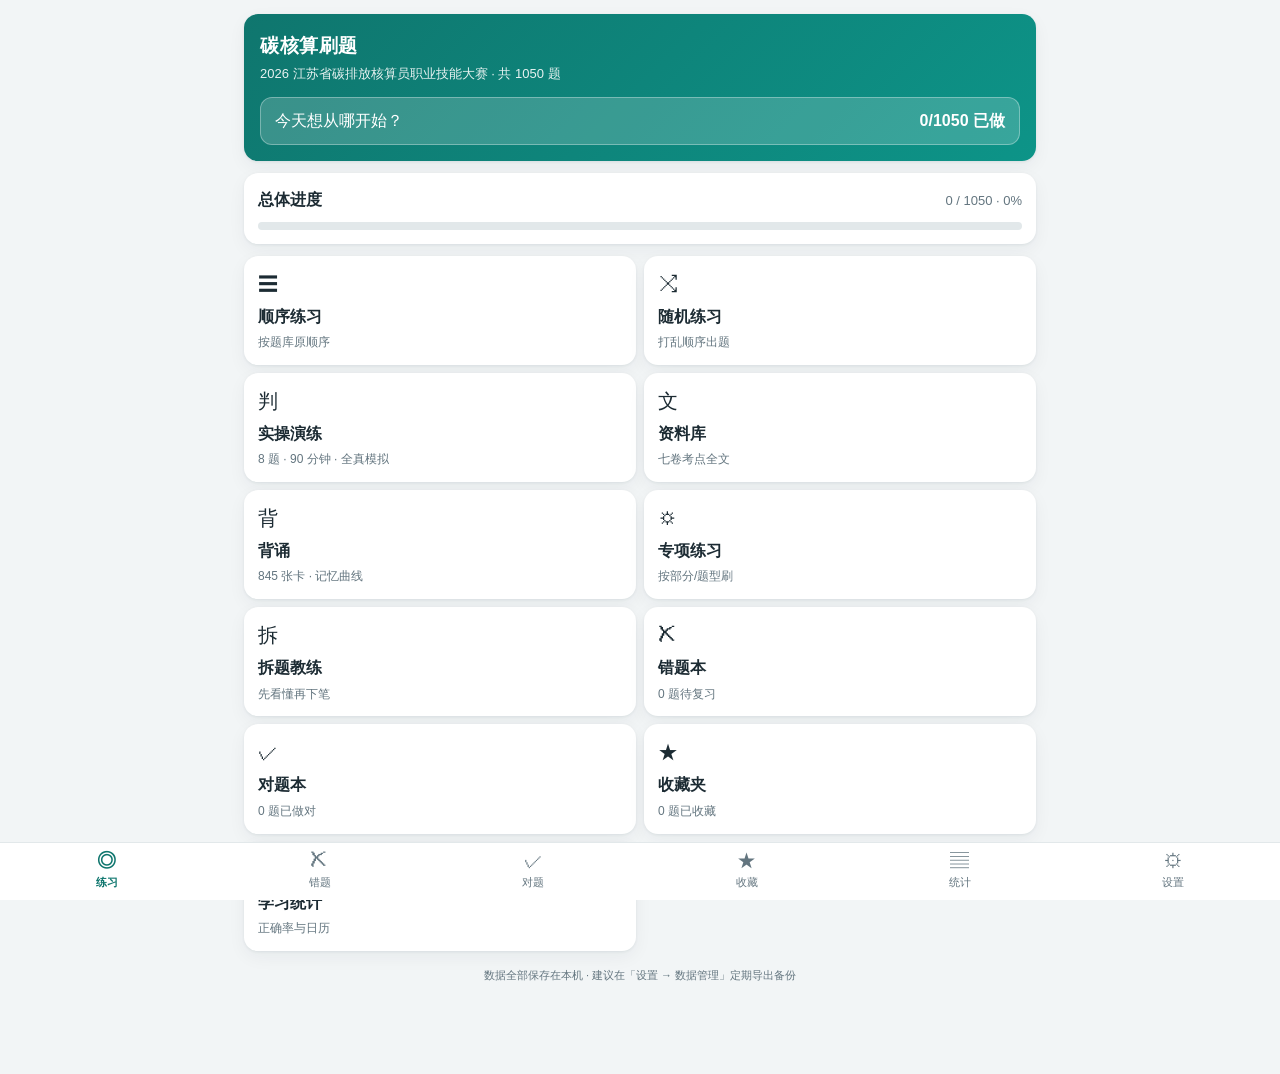
<file: index.html>
<!DOCTYPE html>
<html lang="zh-CN" data-theme="light" data-font="md">
<head>
<meta charset="utf-8">
<meta name="viewport" content="width=device-width, initial-scale=1, viewport-fit=cover, maximum-scale=1">
<title>碳核算刷题</title>
<meta name="theme-color" content="#0f766e">
<meta name="apple-mobile-web-app-capable" content="yes">
<meta name="apple-mobile-web-app-status-bar-style" content="black-translucent">
<meta name="apple-mobile-web-app-title" content="碳核算刷题">
<link rel="manifest" href="manifest.webmanifest">
<link rel="icon" href="icons/icon-192.png">
<link rel="apple-touch-icon" href="icons/icon-180.png">
<link rel="stylesheet" href="styles.css">
<meta name="app-version" content="ths-599c01be">
</head>
<body>
<div id="app">
  <main id="view"><div class="loading">正在加载题库…</div></main>
  <nav id="tabbar">
    <button data-tab="home"><span class="ic">◎</span><span>练习</span></button>
    <button data-tab="wrong"><span class="ic">✗</span><span>错题</span></button>
    <button data-tab="right"><span class="ic">✓</span><span>对题</span></button>
    <button data-tab="fav"><span class="ic">★</span><span>收藏</span></button>
    <button data-tab="stats"><span class="ic">▤</span><span>统计</span></button>
    <button data-tab="settings"><span class="ic">⚙</span><span>设置</span></button>
  </nav>
</div>
<div id="session" class="hidden"></div>
<div id="sheet" class="hidden"><div class="sheet-mask"></div><div class="sheet-body"></div></div>
<div id="toast" class="hidden"></div>
<script src="app.js"></script>
</body>
</html>
</file>
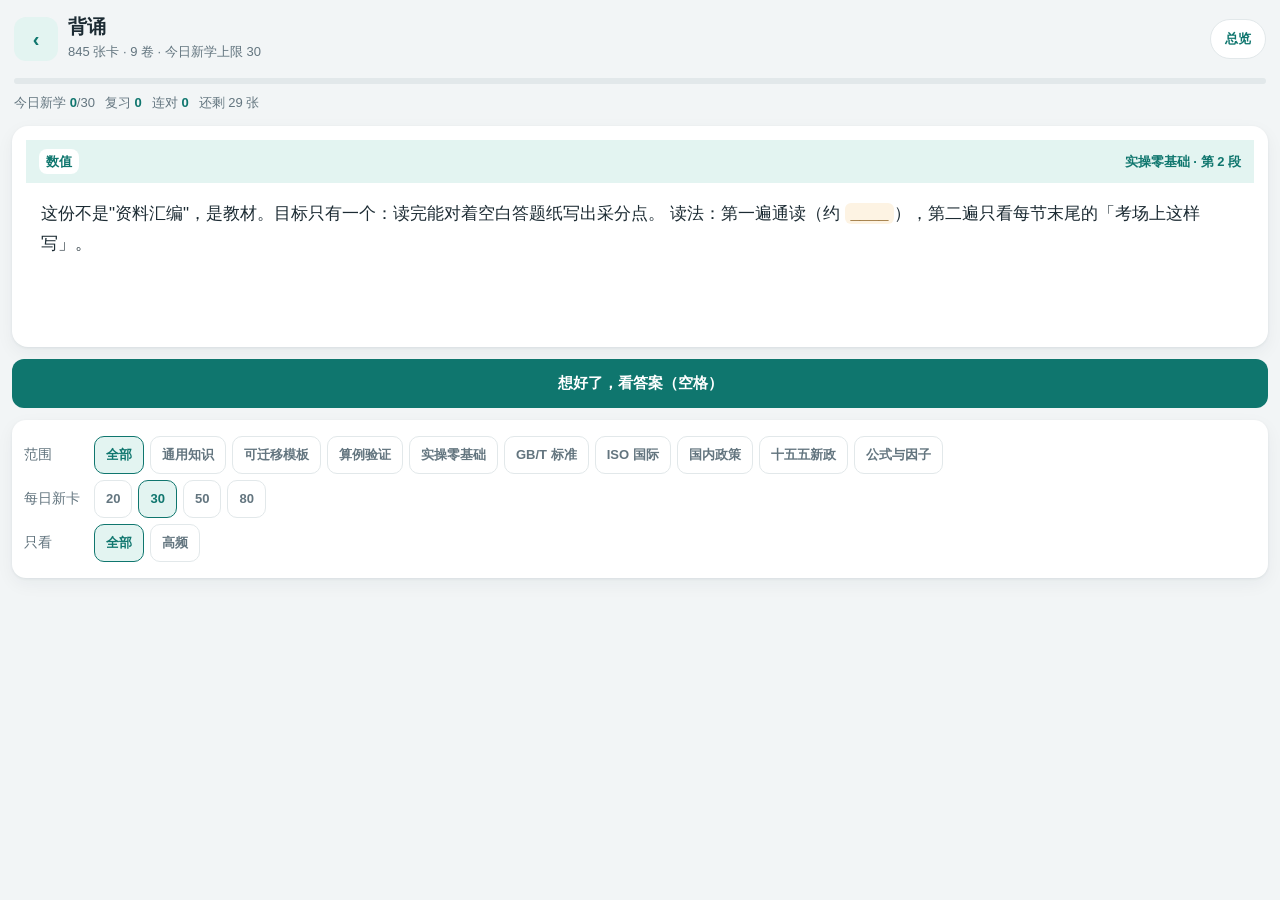
<file: beisong.html>
<!DOCTYPE html>
<html lang="zh-CN" data-theme="light" data-font="md">
<head>
<meta charset="utf-8">
<meta name="viewport" content="width=device-width,initial-scale=1,viewport-fit=cover">
<meta name="theme-color" content="#0f766e">
<title>背诵 · 碳核算</title>
<link rel="stylesheet" href="styles.css">
<style>
  body{padding-bottom:28px}
  html,body{max-width:100%;overflow-x:hidden}
  .hd{display:flex;align-items:center;gap:10px;padding:16px 14px 8px}
  .hd a{width:44px;height:44px;flex:0 0 44px;border-radius:12px;background:var(--pri-soft);
        color:var(--pri);display:flex;align-items:center;justify-content:center;
        font-size:20px;text-decoration:none;font-weight:700}
  .hd .tt{font-size:calc(var(--fs) + 3px);font-weight:800;line-height:1.2}
  .hd .ts{font-size:calc(var(--fs) - 3px);color:var(--tx2);margin-top:2px}
  .bar{height:6px;border-radius:4px;background:var(--line);overflow:hidden;margin:8px 14px 0}
  .bar i{display:block;height:100%;background:var(--pri);width:0;transition:width .25s}
  .stat{display:flex;gap:10px;margin:8px 14px 12px;font-size:calc(var(--fs) - 3px);color:var(--tx2)}
  .stat b{color:var(--pri)}
  .card{margin:0 12px 12px;background:var(--card);border-radius:16px;box-shadow:var(--shadow);overflow:hidden}
  .card .top{display:flex;justify-content:space-between;align-items:center;gap:8px;
             padding:9px 13px;background:var(--pri-soft);color:var(--pri);
             font-size:calc(var(--fs) - 3px);font-weight:700}
  .card .top .k{background:var(--card);border-radius:8px;padding:2px 7px}
  .face{padding:16px 15px;font-size:calc(var(--fs) + 1px);line-height:1.75;white-space:pre-wrap;
        overflow-wrap:anywhere;min-height:150px}
  .face b{color:var(--pri)}
  .face .blank{background:var(--warn-soft);color:#7c4a03;border-radius:6px;padding:1px 6px;font-weight:700}
  .ans{display:none;padding:0 15px 14px;white-space:pre-wrap;overflow-wrap:anywhere;
       font-size:calc(var(--fs) + 1px);line-height:1.8;color:var(--ok);font-weight:700}
  .card.open .ans{display:block}
  .src{display:none;padding:0 15px 14px;font-size:calc(var(--fs) - 3px);color:var(--tx2);line-height:1.6}
  .card.open .src{display:block}
  .src .ctx{display:block;margin-top:6px;padding:8px 10px;background:var(--bg);border-radius:10px;
            white-space:pre-wrap;max-height:190px;overflow:auto}
  .acts{display:flex;gap:8px;margin:0 12px 12px}
  .acts .btn{flex:1;padding:12px 0;font-size:calc(var(--fs) - 1px);min-height:48px}
  .reveal{flex:1.4}
  .grade{display:none;gap:8px;margin:0 12px 12px}
  .card.open ~ .grade{display:flex}
  .grade button{flex:1;border:0;border-radius:12px;padding:13px 0;min-height:50px;font:inherit;
                font-size:calc(var(--fs) - 1px);font-weight:800;cursor:pointer}
  .g1{background:var(--bad-soft);color:var(--bad)}
  .g2{background:var(--warn-soft);color:#7c4a03}
  .g3{background:var(--ok-soft);color:var(--ok)}
  .opts{margin:0 12px 12px;background:var(--card);border-radius:14px;box-shadow:var(--shadow);padding:10px 12px}
  .opts .row{display:flex;align-items:center;gap:8px;margin:6px 0;font-size:calc(var(--fs) - 2px)}
  .opts .row>span{flex:0 0 62px;color:var(--tx2)}
  .opts .seg{display:flex;gap:6px;flex:1;flex-wrap:wrap}
  .opts .seg button{border:1.5px solid var(--line);background:var(--card);color:var(--tx2);
                    font:inherit;font-size:calc(var(--fs) - 3px);font-weight:700;padding:7px 11px;
                    min-height:38px;border-radius:10px;cursor:pointer}
  .opts .seg button.on{border-color:var(--pri);color:var(--pri);background:var(--pri-soft)}
  .done{margin:20px 14px;text-align:center;color:var(--tx2);line-height:1.9;font-size:calc(var(--fs) - 1px)}
  .done .big{font-size:34px;font-weight:800;color:var(--ok);display:block;margin-bottom:6px}
  /* ---- 全部卡片清单 ---- */
  .listmode .opts{display:none}
  .lst{padding:4px 14px 30px}
  .lstbar{display:flex;gap:8px;align-items:center;margin:8px 0 10px}
  .lstbar input{flex:1;min-width:0;font:inherit;font-size:calc(var(--fs) - 2px);padding:10px 12px;
                border:1.5px solid var(--line);border-radius:12px;background:var(--card);color:var(--tx)}
  .lstbar button{font:inherit;font-size:calc(var(--fs) - 3px);font-weight:700;padding:10px 12px;
                 border:1.5px solid var(--line);border-radius:12px;background:var(--card);color:var(--pri);white-space:nowrap}
  .lchips{display:flex;gap:6px;flex-wrap:wrap;margin-bottom:8px}
  .lchips button{font:inherit;font-size:calc(var(--fs) - 3px);font-weight:700;padding:6px 10px;
                 border:1.5px solid var(--line);border-radius:99px;background:var(--card);color:var(--tx2)}
  .lchips button.on{border-color:var(--pri);color:var(--pri);background:var(--pri-soft)}
  .lmeta{font-size:calc(var(--fs) - 4px);color:var(--tx2);margin:2px 0 10px}
  .lgrp{display:flex;justify-content:space-between;align-items:center;margin:16px 0 8px;padding-bottom:6px;
        border-bottom:2px solid var(--pri-soft);font-weight:800;font-size:calc(var(--fs) - 1px);color:var(--pri)}
  .lgrp span{font-weight:600;font-size:calc(var(--fs) - 4px);color:var(--tx2)}
  .lc{background:var(--card);border:1px solid var(--line);border-radius:12px;padding:10px 12px;margin-bottom:8px;
      cursor:pointer}
  .lc .lq{font-size:calc(var(--fs) - 1px);line-height:1.6;font-weight:700}
  .lc .la{display:none;margin-top:8px;padding-top:8px;border-top:1px dashed var(--line);
          white-space:pre-wrap;overflow-wrap:anywhere;font-size:calc(var(--fs) - 2px);line-height:1.75;color:var(--ok)}
  .lc.open .la{display:block}
  .lc .lt{display:flex;gap:8px;flex-wrap:wrap;margin-top:7px;font-size:calc(var(--fs) - 5px);color:var(--tx2)}
  .lc .lt em{font-style:normal;padding:1px 7px;border-radius:99px;background:var(--bg)}
  .lc .lt em.ok{background:var(--ok-soft);color:var(--ok)}
  .lc .lt em.mid{background:var(--pri-soft);color:var(--pri)}
  .lc .hint{font-size:calc(var(--fs) - 5px);color:var(--tx2)}

  /* ---- 总览 ---- */
  .hd a.ovlnk{margin-left:auto;flex:0 0 auto;width:auto;height:auto;min-height:0;padding:8px 14px;
                border:1px solid var(--line);border-radius:999px;background:var(--card);color:var(--pri);
                font-weight:700;font-size:calc(var(--fs) - 3px);text-decoration:none;white-space:nowrap;
                display:inline-flex;align-items:center}
  .ov{padding:6px 14px 28px}
  .ov h3{margin:20px 0 8px;font-size:calc(var(--fs) - 1px);color:var(--tx2);font-weight:700}
  .kpis{display:grid;grid-template-columns:repeat(3,1fr);gap:8px}
  .kpi{background:var(--card);border:1px solid var(--line);border-radius:14px;padding:12px 8px;text-align:center}
  .kpi b{display:block;font-size:25px;line-height:1.15;font-variant-numeric:tabular-nums}
  .kpi span{font-size:calc(var(--fs) - 4px);color:var(--tx2)}
  .kpi.on b{color:var(--ok)} .kpi.mid b{color:var(--pri)} .kpi.warn b{color:var(--bad)}
  .panel{background:var(--card);border:1px solid var(--line);border-radius:14px;padding:6px 13px}
  .vrow{display:flex;align-items:center;gap:9px;padding:9px 0;border-bottom:1px dashed var(--line)}
  .vrow:last-child{border-bottom:0}
  .vrow .nm{flex:0 0 5.6em;font-weight:700;font-size:calc(var(--fs) - 2px)}
  .vrow .bb{flex:1;height:8px;border-radius:99px;background:var(--line);overflow:hidden}
  .vrow .bb i{display:block;height:100%;background:var(--pri);border-radius:99px;transition:width .3s}
  .vrow .pc{flex:0 0 5.2em;text-align:right;font-size:calc(var(--fs) - 4px);color:var(--tx2);
            font-variant-numeric:tabular-nums}
  .vrow.cur .nm{color:var(--pri)}
  .due{display:flex;gap:7px;align-items:flex-end;height:84px;padding:10px 2px 0}
  .due .d{flex:1;display:flex;flex-direction:column;justify-content:flex-end;align-items:center;gap:5px;
          font-size:10px;color:var(--tx2);height:100%}
  .due .d i{display:block;width:100%;background:var(--pri-soft);border-radius:6px 6px 0 0;min-height:3px}
  .due .d i.on{background:var(--pri)}
  .due .d b{font-size:11px;color:var(--tx);font-weight:700;font-variant-numeric:tabular-nums}
  .plan{margin-top:8px;font-size:calc(var(--fs) - 3px);line-height:1.75;color:var(--tx2)}
  .plan b{color:var(--tx)}
  .ovmode .opts{display:none}
  #tts{display:none}
  .card.open ~ .acts #tts{display:block}
  .toast{position:fixed;left:50%;bottom:26px;transform:translateX(-50%);z-index:99;
         max-width:82vw;padding:10px 15px;border-radius:12px;background:rgba(20,28,30,.92);
         color:#fff;font-size:calc(var(--fs) - 2px);line-height:1.5;text-align:center}
</style>
</head>
<body>
<div class="hd">
  <a href="index.html" aria-label="返回">‹</a>
  <div>
    <div class="tt">背诵</div>
    <div class="ts" id="sub">正在加载…</div>
  </div>
  <a href="#" class="ovlnk" data-a="ov">总览</a>
</div>

<div class="bar"><i id="prog"></i></div>
<div class="stat">
  <span>今日新学 <b id="sNew">0</b>/<span id="sGoal">30</span></span>
  <span>复习 <b id="sRev">0</b></span>
  <span>连对 <b id="sStreak">0</b></span>
  <span id="sLeft"></span>
</div>

<main id="pane"></main>

<div class="opts" id="opts">
  <div class="row"><span>范围</span>
    <div class="seg" id="segVol"></div>
  </div>
  <div class="row"><span>每日新卡</span>
    <div class="seg" id="segGoal">
      <button data-goal="20">20</button><button data-goal="30" class="on">30</button>
      <button data-goal="50">50</button><button data-goal="80">80</button>
    </div>
  </div>
  <div class="row"><span>只看</span>
    <div class="seg" id="segMode">
      <button data-mode="all" class="on">全部</button><button data-mode="hot">高频</button>
    </div>
  </div>
</div>

<div id="toast" class="toast" hidden></div>
<script src="beisong.js"></script>
</body>
</html>
</file>
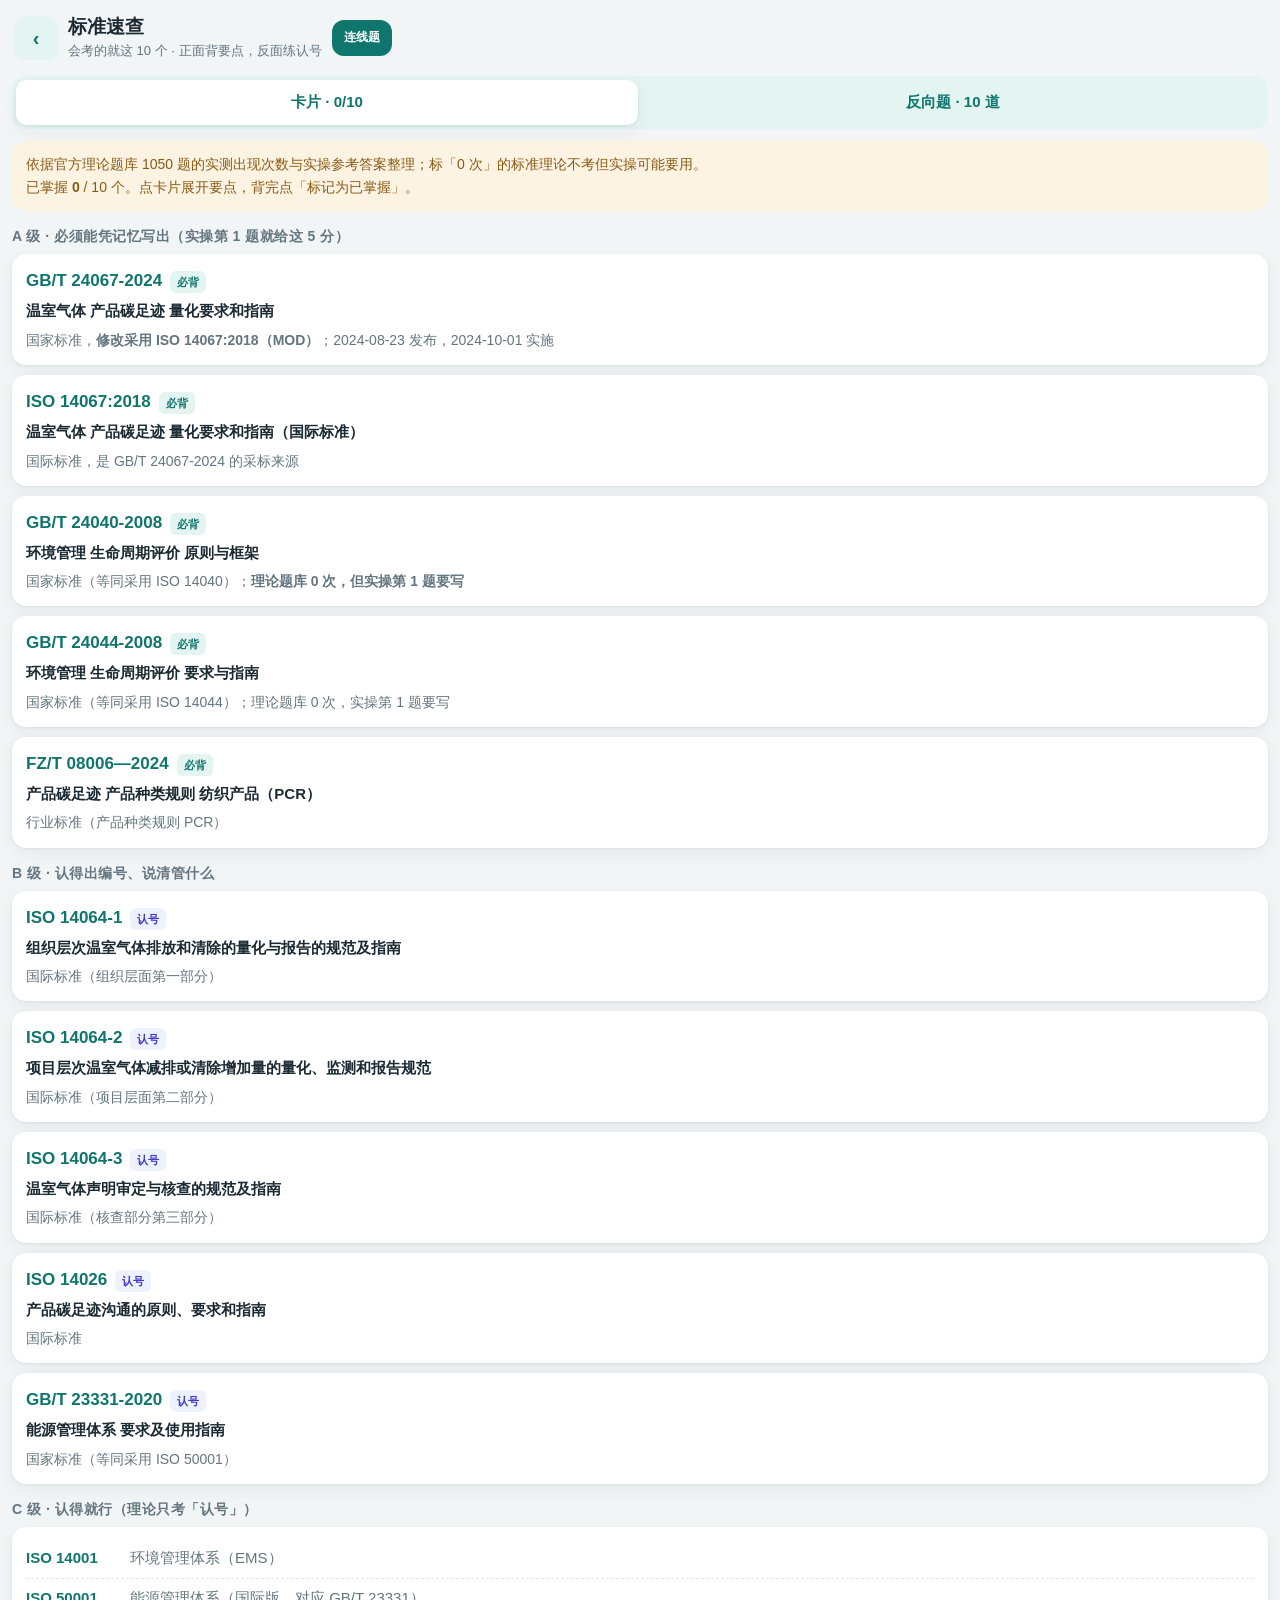
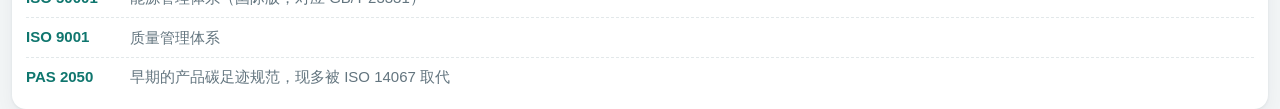
<file: biaozhun.html>
﻿<!DOCTYPE html>
<html lang="zh-CN" data-theme="light" data-font="md">
<head>
<meta charset="utf-8">
<meta name="viewport" content="width=device-width,initial-scale=1,viewport-fit=cover">
<meta name="theme-color" content="#0f766e">
<title>标准速查 · 碳核算</title>
<link rel="stylesheet" href="styles.css">
<style>
  body{padding-bottom:26px}
  .hd{display:flex;align-items:center;gap:10px;padding:16px 14px 6px}
  .hd a{width:44px;height:44px;flex:0 0 44px;border-radius:12px;background:var(--pri-soft);
        color:var(--pri);display:flex;align-items:center;justify-content:center;font-size:20px;
        text-decoration:none;font-weight:700}
  .hd .tt{font-size:calc(var(--fs) + 3px);font-weight:800;line-height:1.2}
  .hd .ts{font-size:calc(var(--fs) - 3px);color:var(--tx2);margin-top:2px;line-height:1.5}
  .seg{display:flex;gap:4px;margin:10px 12px 12px;background:var(--pri-soft);padding:4px;border-radius:14px}
  .seg button{flex:1;border:0;background:transparent;color:var(--pri);font:inherit;
              font-size:calc(var(--fs) - 1px);font-weight:700;padding:10px 0;border-radius:11px;cursor:pointer}
  .seg button.on{background:var(--card);box-shadow:var(--shadow)}
  .note{margin:0 12px 12px;padding:12px 14px;border-radius:14px;background:var(--warn-soft,#fdf3e0);
        font-size:calc(var(--fs) - 2px);line-height:1.65;color:#8a5a12}
  .grp{margin:14px 12px 6px;font-size:calc(var(--fs) - 2px);font-weight:800;color:var(--tx2);letter-spacing:.5px}
  .st{margin:0 12px 10px;padding:13px 14px;border-radius:14px;background:var(--card);box-shadow:var(--shadow);cursor:pointer}
  .st .top{display:flex;align-items:baseline;gap:8px;flex-wrap:wrap}
  .st .code{font-size:calc(var(--fs) + 1px);font-weight:800;color:var(--pri)}
  .st .lv{font-size:11px;font-weight:800;padding:2px 7px;border-radius:6px;background:var(--pri-soft);color:var(--pri)}
  .st .lv.b{background:#eef2ff;color:#4338ca}
  .st .lv.c{background:var(--bg);color:var(--tx2)}
  .st .nm{margin-top:5px;font-size:calc(var(--fs) - 1px);font-weight:700;line-height:1.5}
  .st .nat{margin-top:6px;font-size:calc(var(--fs) - 2px);color:var(--tx2);line-height:1.65}
  .st .body{display:none;margin-top:10px;padding-top:10px;border-top:1px dashed var(--line)}
  .st.open .body{display:block}
  .st .body dl{margin:0}
  .st .body dt{font-size:calc(var(--fs) - 3px);font-weight:800;color:var(--tx2);margin-top:9px}
  .st .body dd{margin:4px 0 0;font-size:calc(var(--fs) - 1px);line-height:1.75}
  .st .body ul{margin:4px 0 0;padding-left:18px;font-size:calc(var(--fs) - 1px);line-height:1.75}
  .st .body li{margin:3px 0}
  .st .body .qn{margin-top:9px;font-size:calc(var(--fs) - 3px);color:var(--tx2);line-height:1.6}
  .st .mark{margin-top:10px;border:1.5px solid var(--line);background:var(--bg);color:var(--tx2);
            font:inherit;font-size:calc(var(--fs) - 2px);font-weight:700;padding:8px 12px;border-radius:9px;
            cursor:pointer;min-height:38px}
  .st.done{border-left:4px solid var(--ok)}
  .st.done .mark{border-color:var(--ok);background:var(--ok-soft);color:var(--ok)}
  .cheap{margin:0 12px 10px;padding:12px 14px;border-radius:14px;background:var(--card);box-shadow:var(--shadow)}
  .cheap .row{display:flex;gap:8px;padding:7px 0;border-bottom:1px dashed var(--line);font-size:calc(var(--fs) - 1px)}
  .cheap .row:last-child{border:0}
  .cheap .row b{flex:0 0 96px;color:var(--pri)}
  .cheap .row span{color:var(--tx2);line-height:1.5}
  .bar{height:7px;border-radius:4px;background:var(--line);overflow:hidden;margin:0 12px 12px}
  .bar i{display:block;height:100%;background:var(--pri);width:0;transition:width .2s}
  .qhead{margin:0 12px 10px;padding:12px 14px;border-radius:14px;background:var(--pri-soft);color:var(--pri)}
  .qhead .qn{font-size:calc(var(--fs) - 2px);font-weight:700;opacity:.9}
  .qhead .ask{font-size:calc(var(--fs) + 1px);font-weight:800;line-height:1.55;margin-top:4px}
  .opts{display:flex;flex-direction:column;gap:8px;margin:0 12px 12px}
  .opt{display:flex;gap:10px;align-items:flex-start;padding:12px 14px;border-radius:12px;border:1.5px solid var(--line);
       background:var(--card);font-size:calc(var(--fs) - 1px);cursor:pointer;line-height:1.5;text-align:left;
       font-family:inherit;color:var(--tx)}
  .opt .bx{flex:0 0 24px;height:24px;border-radius:8px;border:1.5px solid var(--line);display:flex;
           align-items:center;justify-content:center;font-weight:800;color:#fff;font-size:13px;margin-top:1px}
  .opt.ok{border-color:var(--ok);background:var(--ok-soft)}
  .opt.ok .bx{background:var(--ok);border-color:var(--ok)}
  .opt.bad{border-color:var(--bad);background:var(--bad-soft)}
  .opt.bad .bx{background:var(--bad);border-color:var(--bad)}
  .opt:disabled{cursor:default}
  .why{margin:0 12px 12px;padding:13px 14px;border-radius:14px;background:var(--ok-soft);
       border-left:4px solid var(--ok);font-size:calc(var(--fs) - 1px);line-height:1.7}
  .why.bad{background:var(--bad-soft);border-left-color:var(--bad)}
  .btns{display:flex;gap:8px;margin:0 12px 12px}
  .btns .btn{flex:1;padding:12px 0;font-size:calc(var(--fs) - 1px);min-height:46px}
  .empty{margin:0 12px 12px;padding:16px;border-radius:14px;background:var(--card);box-shadow:var(--shadow);
         text-align:center;color:var(--tx2);font-size:calc(var(--fs) - 1px);line-height:1.7}
  /* 全局 .opt b 是给选项字母 A/B/C/D 做的圆角徽章；本页选项里的 <b> 是标准编号，必须复位 */
  .opt span b,
  .opt.ok span b,
  .opt.bad span b{display:inline;flex:none;width:auto;height:auto;line-height:1.45;text-align:left;
                   border-radius:0;background:none;color:var(--pri);font-size:inherit;font-weight:800;margin:0}
  .opt.ok span b{color:var(--ok)}
  .opt.bad span b{color:var(--bad)}
</style>
</head>
<body>
<header class="hd">
  <a href="index.html" aria-label="返回">‹</a>
  <div>
    <div class="tt">标准速查</div>
    <div class="ts">会考的就这 10 个 · 正面背要点，反面练认号</div>
  </div>
  <a class="lxlnk" href="lianxian.html" style="flex:0 0 auto;width:auto;height:auto;white-space:nowrap;padding:8px 12px;border-radius:12px;
     background:var(--pri);color:#fff;text-decoration:none;font-size:calc(var(--fs) - 4px);font-weight:700;
     display:inline-flex;align-items:center">连线题</a>
</header>

<div class="seg" id="seg">
  <button data-tab="cards" class="on">卡片</button>
  <button data-tab="quiz">反向题</button>
</div>

<div id="pane"></div>

<script src="biaozhun.js"></script>
</body>
</html>
</file>
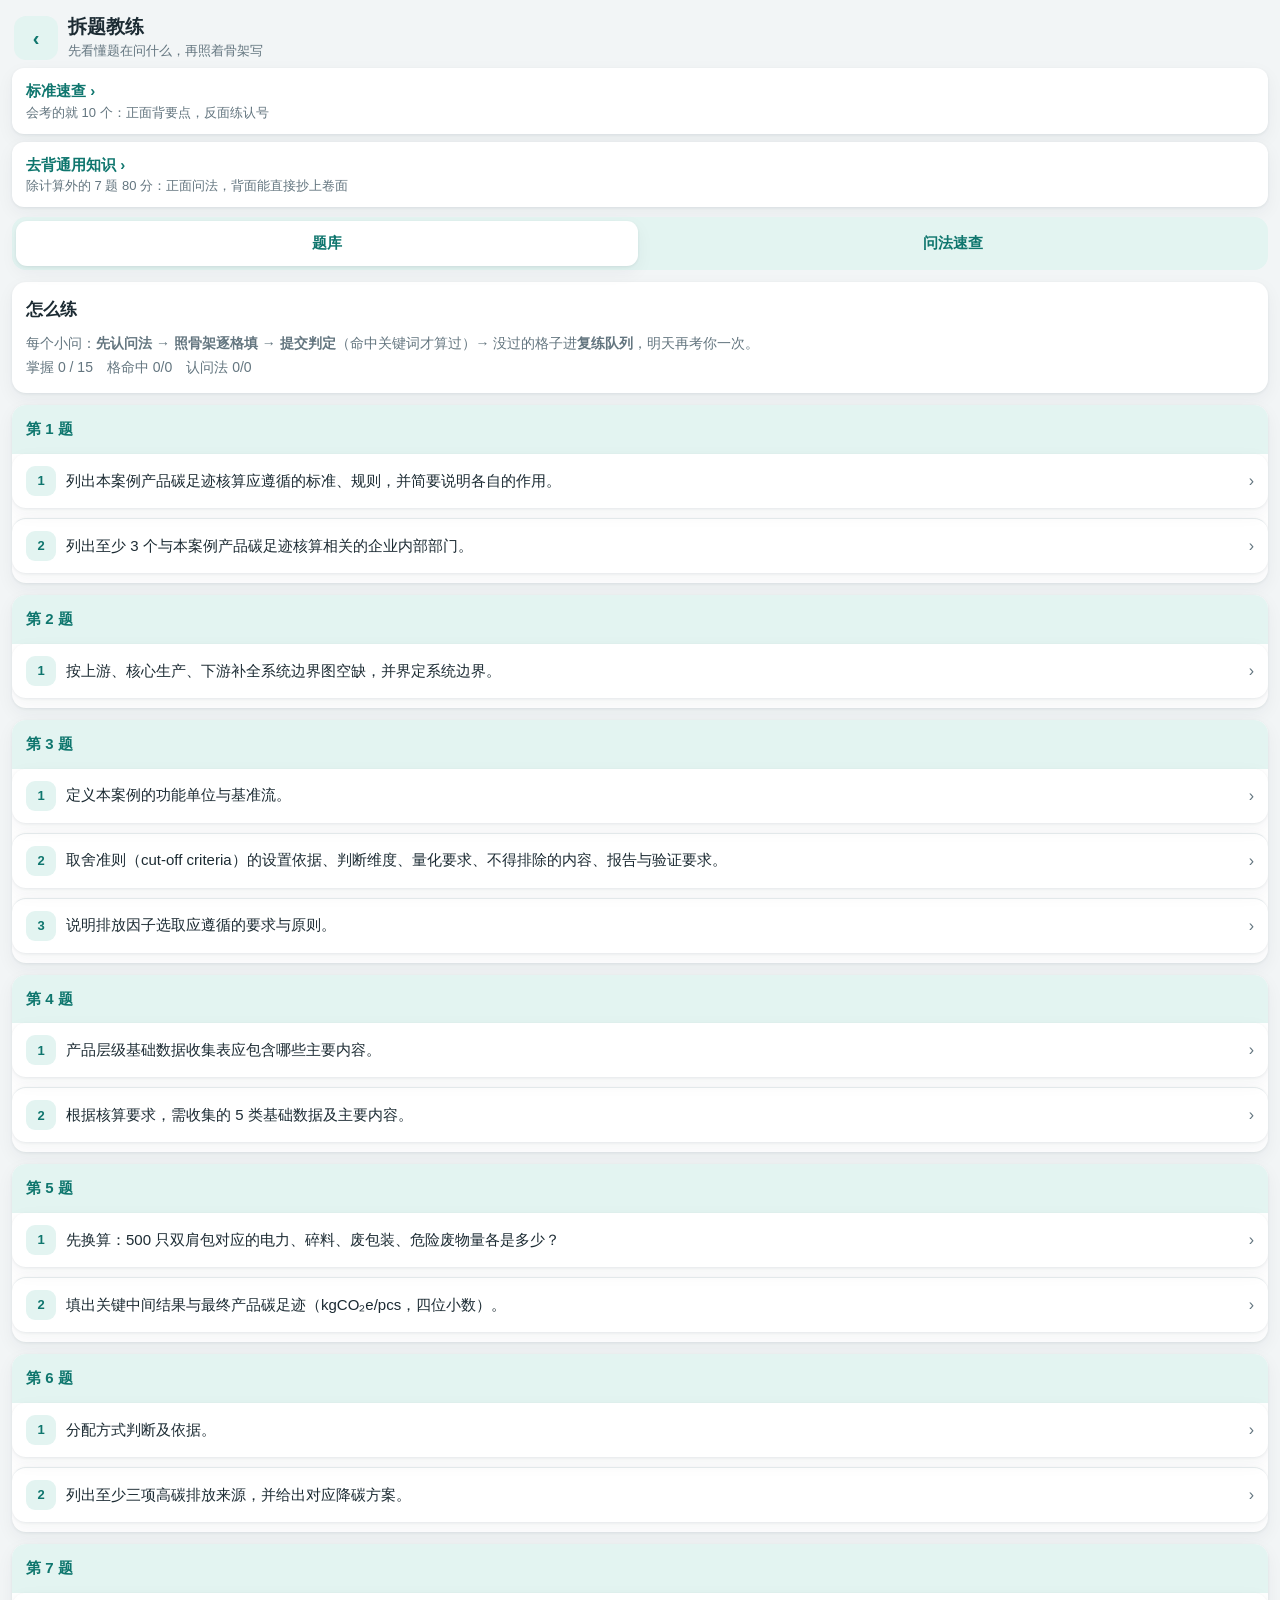
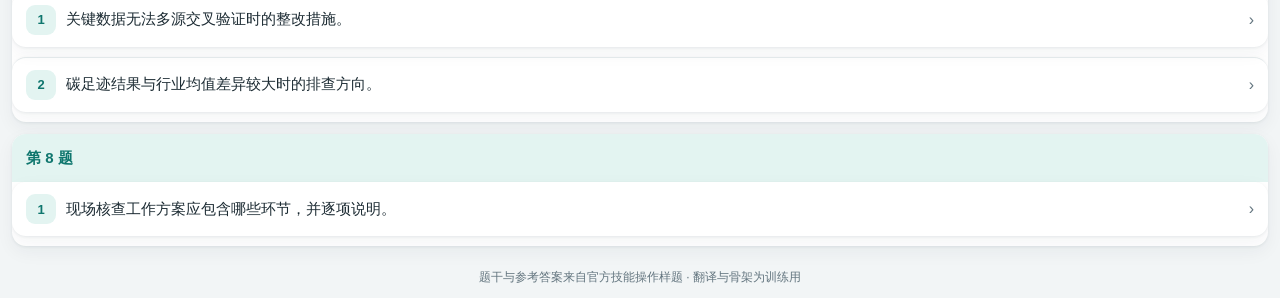
<file: chai.html>
<!DOCTYPE html>
<html lang="zh-CN" data-theme="light" data-font="md">
<head>
<meta charset="utf-8">
<meta name="viewport" content="width=device-width,initial-scale=1,viewport-fit=cover">
<meta name="theme-color" content="#0f766e">
<title>拆题教练 · 碳核算</title>
<link rel="stylesheet" href="styles.css">
<style>
  body{padding-bottom:26px}
  .hd{display:flex;align-items:center;gap:10px;padding:16px 14px 6px}
  .hd a{width:44px;height:44px;flex:0 0 44px;border-radius:12px;background:var(--pri-soft);
        color:var(--pri);display:flex;align-items:center;justify-content:center;font-size:20px;
        text-decoration:none;font-weight:700}
  .hd .tt{font-size:calc(var(--fs) + 3px);font-weight:800;line-height:1.2}
  .hd .ts{font-size:calc(var(--fs) - 3px);color:var(--tx2);margin-top:2px;line-height:1.5}
  .seg{display:flex;gap:4px;margin:10px 12px 12px;background:var(--pri-soft);padding:4px;border-radius:14px}
  .seg button{flex:1;border:0;background:transparent;color:var(--pri);font:inherit;
              font-size:calc(var(--fs) - 1px);font-weight:700;padding:10px 0;border-radius:11px;cursor:pointer}
  .seg button.on{background:var(--card);box-shadow:var(--shadow)}
  .cardx{margin:0 12px 12px;padding:14px;border-radius:14px;background:var(--card);box-shadow:var(--shadow)}
  .cardx h2{margin:0 0 8px;font-size:calc(var(--fs) + 1px)}
  .cardx p{margin:0;color:var(--tx2);font-size:calc(var(--fs) - 2px);line-height:1.7}
  .qhead{margin:0 12px 10px;padding:12px 14px;border-radius:14px;background:var(--pri-soft);color:var(--pri)}
  .qhead .qn{font-size:calc(var(--fs) - 2px);font-weight:700;opacity:.9}
  .qhead .ask{font-size:calc(var(--fs) + 1px);font-weight:800;line-height:1.55;margin-top:4px}
  .qtip{margin:0 12px 10px;font-size:calc(var(--fs) - 2px);color:var(--tx2);line-height:1.6}
  .opts{display:flex;flex-direction:column;gap:8px;margin:0 12px 12px}
  .opt{display:flex;gap:10px;align-items:flex-start;padding:12px 14px;border-radius:12px;border:1.5px solid var(--line);
       background:var(--card);font-size:calc(var(--fs) - 1px);cursor:pointer;line-height:1.5;text-align:left;font-family:inherit;color:var(--tx)}
  .opt .bx{flex:0 0 24px;height:24px;border-radius:8px;border:1.5px solid var(--line);display:flex;
           align-items:center;justify-content:center;font-weight:800;color:#fff;font-size:13px;margin-top:1px}
  .opt.ok{border-color:var(--ok);background:var(--ok-soft)}
  .opt.ok .bx{background:var(--ok);border-color:var(--ok)}
  .opt.bad{border-color:var(--bad);background:var(--bad-soft)}
  .opt.bad .bx{background:var(--bad);border-color:var(--bad)}
  .opt:disabled{cursor:default}
  .trans{margin:0 12px 12px;padding:13px 14px;border-radius:14px;background:var(--ok-soft);
         border-left:4px solid var(--ok);font-size:calc(var(--fs) - 1px);line-height:1.7}
  .trans b{color:var(--ok)}
  .slots{margin:0 12px 12px}
  .slot{padding:11px 13px;border-radius:12px;background:var(--card);box-shadow:var(--shadow);margin-bottom:8px}
  .slot .sl{font-size:calc(var(--fs) - 1px);font-weight:700;line-height:1.5;display:flex;gap:8px;align-items:flex-start}
  .slot .n{flex:0 0 22px;height:22px;border-radius:50%;background:var(--pri-soft);color:var(--pri);
           font-size:12px;display:flex;align-items:center;justify-content:center;font-weight:800}
  .slot.ok{border-left:4px solid var(--ok)}
  .slot.bad{border-left:4px solid var(--bad)}
  .slot .res{margin-left:auto;font-weight:800;color:var(--ok)}
  .slot.bad .res{color:var(--bad)}
  .slot .si{display:block;width:100%;margin-top:8px;padding:11px 12px;border-radius:10px;
            border:1.5px solid var(--line);background:var(--bg);color:var(--tx);
            font:inherit;font-size:calc(var(--fs) - 1px)}
  .slot .si:focus{outline:none;border-color:var(--pri)}
  .slot.ok .si{border-color:var(--ok);background:var(--ok-soft)}
  .slot.bad .si{border-color:var(--bad);background:var(--bad-soft)}
  .slot .hb{margin-top:8px;border:0;background:var(--pri-soft);color:var(--pri);font:inherit;font-size:calc(var(--fs) - 3px);
            font-weight:700;padding:8px 12px;border-radius:9px;cursor:pointer;min-height:38px}
  .slot .hh{display:none;margin-top:8px;font-size:calc(var(--fs) - 2px);color:var(--tx2);line-height:1.65;
            padding:9px 11px;background:var(--bg);border-radius:9px}
  .slot.shown .hh{display:block}
  textarea{display:block;width:calc(100% - 24px);margin:0 12px 12px;min-height:120px;padding:12px 14px;
           border-radius:12px;border:1.5px solid var(--line);background:var(--card);color:var(--tx);
           font:inherit;font-size:calc(var(--fs) - 1px);line-height:1.7;resize:vertical}
  textarea:focus{outline:none;border-color:var(--pri)}
  .btns{display:flex;gap:8px;margin:0 12px 12px}
  .btns .btn{flex:1;padding:12px 0;font-size:calc(var(--fs) - 1px);min-height:46px}
  .ans{margin:0 12px 12px;padding:13px 14px;border-radius:14px;background:var(--card);box-shadow:var(--shadow)}
  .ans h3{margin:0 0 8px;font-size:calc(var(--fs) - 1px);color:var(--pri)}
  .ans .mdl{font-size:calc(var(--fs) - 1px);line-height:1.8;white-space:pre-wrap}
  .ans .tr{margin-top:10px;padding-top:10px;border-top:1px dashed var(--line)}
  .ans .tr li{font-size:calc(var(--fs) - 2px);color:var(--bad);line-height:1.7}
  .typecard{margin:0 12px 10px;padding:13px 14px;border-radius:14px;background:var(--card);box-shadow:var(--shadow)}
  .typecard .tn{font-size:calc(var(--fs) + 1px);font-weight:800;color:var(--pri)}
  .typecard .tc{margin-top:6px;font-size:calc(var(--fs) - 2px);color:var(--tx2);line-height:1.6}
  .typecard .tf{margin-top:8px;padding:10px 12px;background:var(--bg);border-radius:9px;
                font-size:calc(var(--fs) - 2px);line-height:1.75;word-break:break-word}
  .typecard .tp{margin-top:8px;font-size:calc(var(--fs) - 3px);color:var(--ok)}
  .item{display:flex;gap:10px;align-items:center;padding:12px 14px;border-top:1px solid var(--line);cursor:pointer;
        font-size:calc(var(--fs) - 1px);line-height:1.5;background:none;border-left:0;border-right:0;border-bottom:0;
        width:100%;text-align:left;font-family:inherit;color:var(--tx);min-height:52px}
  .item:first-of-type{border-top:0}
  .item .no{flex:0 0 30px;height:30px;border-radius:9px;background:var(--pri-soft);color:var(--pri);
            display:flex;align-items:center;justify-content:center;font-weight:800;font-size:13px}
  .item.done .no{background:var(--ok-soft);color:var(--ok)}
  .item .tx{flex:1;min-width:0}
  .item .go{color:var(--tx2);font-size:16px}
  #foot{text-align:center;color:var(--tx2);font-size:calc(var(--fs) - 4px);padding:10px}
  .toast{position:fixed;left:50%;bottom:28px;transform:translateX(-50%);z-index:99;max-width:82vw;
         padding:11px 16px;border-radius:12px;background:rgba(20,28,30,.92);color:#fff;
         font-size:calc(var(--fs) - 2px);line-height:1.5;text-align:center}
  .bzlnk{margin:2px 12px 8px;padding:11px 14px;border-radius:12px;background:var(--card);box-shadow:var(--shadow);
         font-size:calc(var(--fs) - 3px);color:var(--tx2);line-height:1.55;text-decoration:none;display:block}
  .bzlnk b{color:var(--pri);font-size:calc(var(--fs) - 1px)}
</style>
</head>
<body>
<div class="hd">
  <a href="index.html" aria-label="返回">‹</a>
  <div>
    <div class="tt">拆题教练</div>
    <div class="ts">先看懂题在问什么，再照着骨架写</div>
  </div>
</div>
<a class="bzlnk" href="biaozhun.html"><b>标准速查 ›</b><br>会考的就 10 个：正面背要点，反面练认号</a>
    <a class="bzlnk" href="beisong.html?v=UNIV"><b>去背通用知识 ›</b><br>除计算外的 7 题 80 分：正面问法，背面能直接抄上卷面</a>
<div class="seg" id="seg">
  <button data-p="list" class="on">题库</button>
  <button data-p="quick">问法速查</button>
</div>
<main id="pane"></main>
<div id="foot">题干与参考答案来自官方技能操作样题 · 翻译与骨架为训练用</div>
<div id="toast" class="toast" hidden></div>
<script src="chai.js"></script>
</body>
</html>
</file>
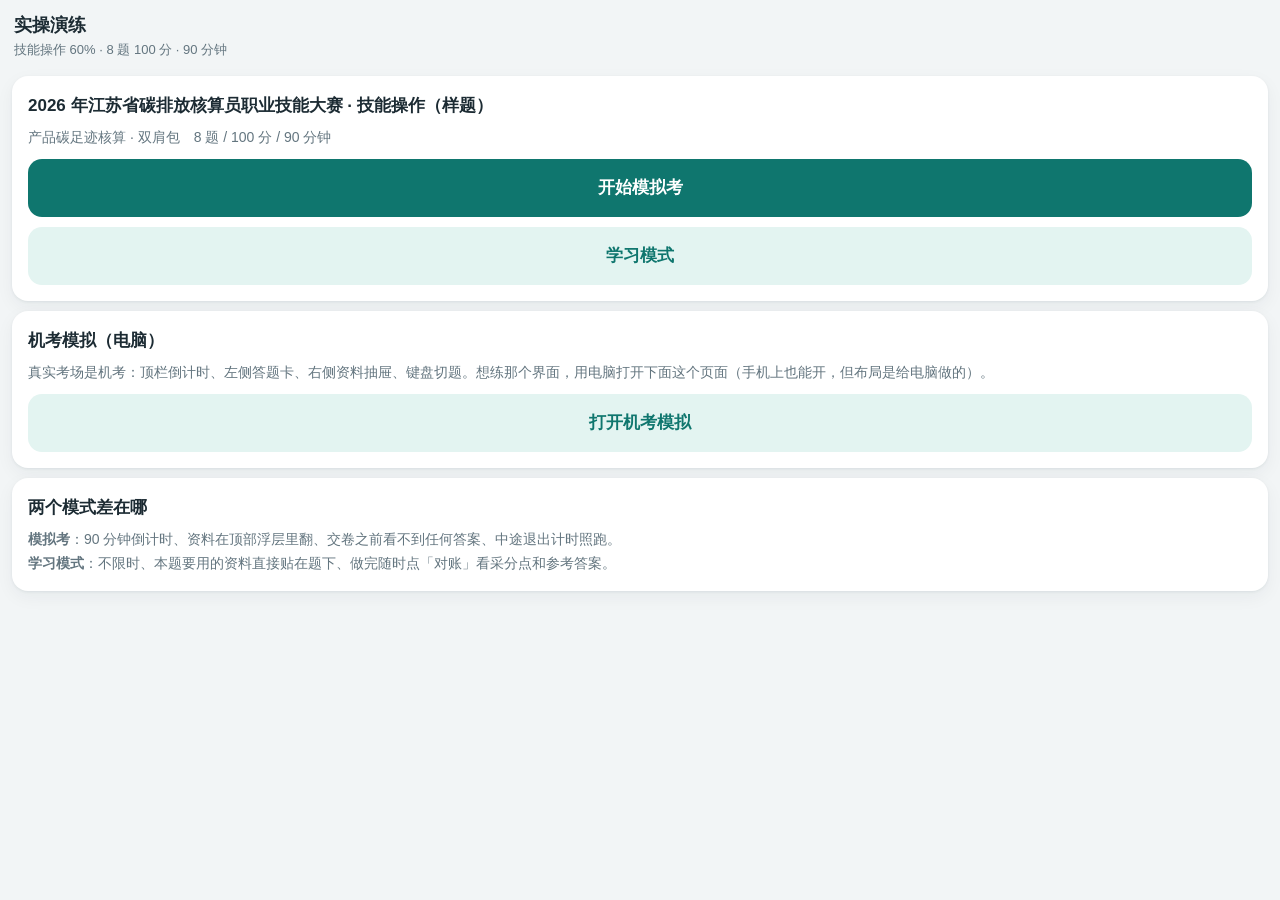
<file: exam.html>
<!DOCTYPE html>
<html lang="zh-CN" data-theme="light" data-font="md">
<head>
<meta charset="utf-8">
<meta name="viewport" content="width=device-width,initial-scale=1,viewport-fit=cover">
<meta name="theme-color" content="#0f766e">
<title>实操考场 · 碳核算</title>
<link rel="stylesheet" href="styles.css">
<style>
  html,body{overflow-x:hidden}
  body{padding-bottom:104px}
  .hd{display:flex;align-items:center;gap:10px;padding:14px 14px 6px}
  .hd a.back{width:44px;height:44px;flex:0 0 44px;border-radius:12px;background:var(--pri-soft);
    color:var(--pri);display:flex;align-items:center;justify-content:center;font-size:20px;
    text-decoration:none;font-weight:700}
  .hd .tt{font-size:calc(var(--fs) + 2px);font-weight:800;line-height:1.25}
  .hd .ts{font-size:calc(var(--fs) - 3px);color:var(--tx2);margin-top:2px}

  /* 首页 */
  .cardx{margin:10px 12px;padding:16px;border-radius:16px;background:var(--card);box-shadow:var(--shadow)}
  .cardx h2{margin:0 0 6px;font-size:calc(var(--fs) + 1px)}
  .cardx p{margin:0;color:var(--tx2);font-size:calc(var(--fs) - 2px);line-height:1.65}
  .bigbtn{display:block;width:100%;margin:10px 0 0;padding:15px;border:0;border-radius:14px;
    font:inherit;font-size:calc(var(--fs) + 1px);font-weight:800;cursor:pointer;background:var(--pri);color:#fff}
  .bigbtn.ghost{background:var(--pri-soft);color:var(--pri)}
  .bigbtn:disabled{opacity:.5}
  .lastline{margin-top:12px;font-size:calc(var(--fs) - 3px);color:var(--tx2)}
  .lastline b{color:var(--tx)}

  /* 考场须知 */
  .brief{margin:10px 12px;padding:16px;border-radius:16px;background:var(--card);box-shadow:var(--shadow)}
  .brief h3{margin:0 0 10px;font-size:calc(var(--fs) + 1px)}
  .brief li{font-size:calc(var(--fs) - 2px);line-height:1.8;color:var(--tx2)}
  .brief li b{color:var(--tx)}

  /* 答题页 */
  .bar{position:sticky;top:0;z-index:20;display:flex;align-items:center;gap:8px;
    padding:8px 10px;background:var(--bg);border-bottom:1px solid var(--line)}
  .bar .no{font-size:calc(var(--fs) - 2px);font-weight:800;color:var(--tx)}
  .bar .tm{font-variant-numeric:tabular-nums;font-weight:800;color:var(--pri);font-size:calc(var(--fs) - 1px)}
  .bar .tm.warn{color:var(--bad)}
  .bar .sp{flex:1}
  .bar button{border:0;background:var(--pri-soft);color:var(--pri);font:inherit;font-weight:700;
    font-size:calc(var(--fs) - 3px);padding:0 12px;height:44px;border-radius:10px;cursor:pointer}
  .qwrap{margin:10px 12px}
  .qhead{display:flex;justify-content:space-between;align-items:baseline;gap:8px}
  .qhead .qn{font-size:calc(var(--fs) + 1px);font-weight:800}
  .qhead .qp{color:var(--pri);font-weight:800;font-size:calc(var(--fs) - 2px);white-space:nowrap}
  .stem{margin-top:6px;font-size:calc(var(--fs) - 1px);line-height:1.75;color:var(--tx)}
  .sub{margin-top:14px}
  .sub .sa{font-size:calc(var(--fs) - 2px);font-weight:700;line-height:1.65}
  .sub .sa em{font-style:normal;color:var(--pri);font-weight:800;margin-right:4px}
  textarea.ans{width:100%;box-sizing:border-box;margin-top:8px;padding:12px;border-radius:12px;
    border:1.5px solid var(--line);background:var(--card);color:var(--tx);font:inherit;
    font-size:calc(var(--fs) - 1px);line-height:1.7;resize:vertical;min-height:84px}
  textarea.ans:focus, input.cell:focus{outline:none;border-color:var(--pri)}
  textarea.ans, input.cell{scroll-margin-bottom:120px}
  .cellrow{display:flex;align-items:center;gap:8px;margin-top:9px}
  .cellrow label{flex:1;font-size:calc(var(--fs) - 2px);color:var(--tx2);line-height:1.45}
  input.cell{width:132px;flex:0 0 132px;padding:10px;border-radius:10px;border:1.5px solid var(--line);
    background:var(--card);color:var(--tx);font:inherit;font-variant-numeric:tabular-nums;text-align:right}
  .cellrow .u{font-size:calc(var(--fs) - 4px);color:var(--tx2)}

  /* 资料 */
  .inline{margin-top:12px;border:1px solid var(--line);border-radius:12px;overflow:hidden;background:var(--card)}
  .inline summary{padding:11px 12px;font-weight:700;font-size:calc(var(--fs) - 2px);color:var(--pri);
    cursor:pointer;list-style:none;display:block;position:relative;padding-right:34px}
  .inline summary::-webkit-details-marker{display:none}
  .inline summary::after{content:'＋';position:absolute;right:12px;top:9px;color:var(--tx2)}
  .inline[open] summary::after{content:'－'}
  .dtab{width:100%;border-collapse:collapse;font-size:calc(var(--fs) - 3px)}
  .dtab th,.dtab td{border-top:1px solid var(--line);padding:7px 9px;text-align:left;line-height:1.5}
  .dtab th{background:var(--pri-soft);color:var(--pri);font-weight:700;white-space:nowrap}
  .dtab td{font-variant-numeric:tabular-nums}
  .dnote{padding:8px 12px;color:var(--tx2);font-size:calc(var(--fs) - 4px);line-height:1.55}
  .keybox{margin-top:10px;border:1px dashed var(--line);border-radius:12px;background:var(--bg)}
  .keybox .kv{padding:7px 12px;border-top:1px dashed var(--line);font-size:calc(var(--fs) - 3px);line-height:1.6}
  .keybox .kv:first-of-type{border-top:0}

  /* 底部操作 */
  .foot{position:fixed;left:0;right:0;bottom:0;z-index:30;display:flex;gap:8px;padding:10px 12px;
    background:var(--bg);border-top:1px solid var(--line)}
  .foot button{flex:1;height:46px;border:0;border-radius:12px;font:inherit;font-weight:800;
    font-size:calc(var(--fs) - 1px);cursor:pointer}
  .foot .go{background:var(--pri-soft);color:var(--pri)}
  .foot .sub2{background:var(--pri);color:#fff;flex:0 0 96px}

  /* 浮层 */
  .xmask{position:fixed;inset:0;z-index:60;background:rgba(0,0,0,.4);display:none}
  .xmask.on{display:block}
  .xsheet{position:fixed;left:0;right:0;bottom:0;z-index:61;max-height:76vh;overflow:auto;
    background:var(--card);border-radius:18px 18px 0 0;display:none;padding-bottom:16px}
  .xsheet.on{display:block}
  .xsheet .st{position:sticky;top:0;display:flex;gap:6px;padding:10px 12px;background:var(--card);
    border-bottom:1px solid var(--line);flex-wrap:wrap}
  .xsheet .st button{border:0;background:var(--pri-soft);color:var(--pri);font:inherit;font-weight:700;
    font-size:calc(var(--fs) - 3px);height:44px;padding:0 12px;border-radius:9px;cursor:pointer}
  .xsheet .st button.on{background:var(--pri);color:#fff}
  .xsheet .st .x{margin-left:auto;background:transparent;color:var(--tx2);font-size:18px}
  .gridcard{display:grid;grid-template-columns:repeat(4,1fr);gap:8px;padding:14px}
  .gridcard button{height:52px;border:0;border-radius:12px;background:var(--line);color:var(--tx2);
    font:inherit;font-weight:800;font-size:calc(var(--fs) - 1px);cursor:pointer}
  .gridcard button.done{background:var(--ok-soft);color:var(--ok)}
  .gridcard button.cur{outline:2px solid var(--pri);color:var(--pri)}

  /* 计算器 */
  .calcbtn{position:fixed;right:14px;bottom:76px;z-index:40;width:52px;height:52px;border:0;border-radius:50%;
    background:var(--pri);color:#fff;font:inherit;font-weight:800;font-size:15px;
    box-shadow:0 6px 18px rgba(15,118,110,.35);cursor:pointer}
  .calc{position:fixed;z-index:70;right:14px;bottom:140px;width:268px;max-width:calc(100vw - 28px);
    background:var(--card);border:1px solid var(--line);border-radius:16px;box-shadow:0 12px 34px rgba(0,0,0,.22);
    display:none;overflow:hidden}
  .calc.on{display:block}
  .calc .cd{padding:12px;text-align:right;font-size:22px;font-weight:800;font-variant-numeric:tabular-nums;
    border-bottom:1px solid var(--line);min-height:54px;word-break:break-all}
  .calc .ch{padding:6px 12px;max-height:64px;overflow:auto;font-size:11px;color:var(--tx2);
    border-bottom:1px solid var(--line);display:none}
  .calc .ch.on{display:block}
  .calc .ks{display:grid;grid-template-columns:repeat(4,1fr);gap:6px;padding:10px}
  .calc .ks button{height:42px;border:0;border-radius:10px;background:var(--bg);color:var(--tx);
    font:inherit;font-weight:700;font-size:15px;cursor:pointer}
  .calc .ks button.op{background:var(--pri-soft);color:var(--pri)}
  .calc .ks button.eq{background:var(--pri);color:#fff}
  .calc .ks button.w{grid-column:span 2}
  .calc .fill{width:100%;padding:11px;border:0;background:var(--ok-soft);color:var(--ok);
    font:inherit;font-weight:800;font-size:13px;cursor:pointer}

  /* 成绩与精讲 */
  .score{margin:10px 12px;padding:18px;border-radius:16px;background:var(--card);box-shadow:var(--shadow);text-align:center}
  .score .n{font-size:44px;font-weight:800;color:var(--pri);font-variant-numeric:tabular-nums}
  .score .n small{font-size:16px;color:var(--tx2);font-weight:600}
  .score .br{display:flex;gap:10px;margin-top:12px;text-align:left}
  .score .br div{flex:1;padding:10px;border-radius:12px;background:var(--bg);font-size:calc(var(--fs) - 3px);color:var(--tx2)}
  .score .br b{display:block;font-size:calc(var(--fs) + 1px);color:var(--tx);margin-top:2px}
  .rowq{margin:8px 12px;padding:12px 14px;border-radius:12px;background:var(--card);box-shadow:var(--shadow);
    display:flex;align-items:center;gap:10px;cursor:pointer}
  .rowq .t{flex:1;font-size:calc(var(--fs) - 1px);font-weight:700}
  .rowq .s{font-weight:800;color:var(--pri);font-variant-numeric:tabular-nums}
  .rowq .s.low{color:var(--bad)}
  .review{margin:10px 12px;padding:14px;border-radius:14px;background:var(--card);box-shadow:var(--shadow)}
  .review h4{margin:0 0 8px;font-size:calc(var(--fs) - 1px)}
  .kv{padding:8px 0;border-top:1px dashed var(--line);font-size:calc(var(--fs) - 2px);line-height:1.7}
  .kv:first-of-type{border-top:0}
  .kv .k{color:var(--tx2);font-size:calc(var(--fs) - 3px)}
  .hit{color:var(--ok)}
  .miss{color:var(--bad)}
  .model{white-space:pre-wrap;font-size:calc(var(--fs) - 2px);line-height:1.8}
  /* 官方参考答案（附件 3 原文） */
  .ofbox{margin-top:10px;padding:12px;border-radius:12px;background:var(--ok-soft);border:1px solid rgba(16,122,87,.25)}
  .ofhd{font-weight:800;color:var(--ok);font-size:calc(var(--fs) - 2px);margin-bottom:8px}
  .ofhd span{font-weight:500;color:var(--tx2);font-size:calc(var(--fs) - 5px);margin-left:6px}
  .ofn{font-weight:800;font-size:calc(var(--fs) - 2px);color:var(--tx);margin:10px 0 4px}
  .ofn:first-of-type{margin-top:0}
  .ofc{font-size:calc(var(--fs) - 5px);color:var(--tx2);background:var(--card);border-left:3px solid var(--warn);
       padding:6px 8px;border-radius:0 8px 8px 0;margin:4px 0 6px;line-height:1.6}
  .ofa{font-size:calc(var(--fs) - 3px);line-height:1.85;color:var(--tx);margin:3px 0;white-space:pre-wrap}
  .mn{margin-top:10px}
  .mn summary{font-size:calc(var(--fs) - 4px);color:var(--tx2);cursor:pointer}
  .tipbox{margin-top:10px;padding:10px 12px;border-radius:10px;background:var(--warn-soft);color:#7c4a03;
    font-size:calc(var(--fs) - 2px);line-height:1.7}
  .tipbox b{color:#7c4a03}
  .badge{display:inline-block;padding:1px 7px;border-radius:6px;background:var(--pri-soft);color:var(--pri);
    font-size:calc(var(--fs) - 4px);font-weight:700;margin-left:6px}
  .toast{position:fixed;left:50%;bottom:96px;transform:translateX(-50%);z-index:99;
    max-width:82vw;padding:11px 16px;border-radius:12px;background:rgba(20,28,30,.92);
    color:#fff;font-size:calc(var(--fs) - 2px);text-align:center;display:none}
  .toast.on{display:block}
</style>
</head>
<body>
<div id="app"></div>
<div class="toast" id="toast"></div>
<script src="exam_core.js"></script>
<script src="exam.js"></script>
</body>
</html>
</file>
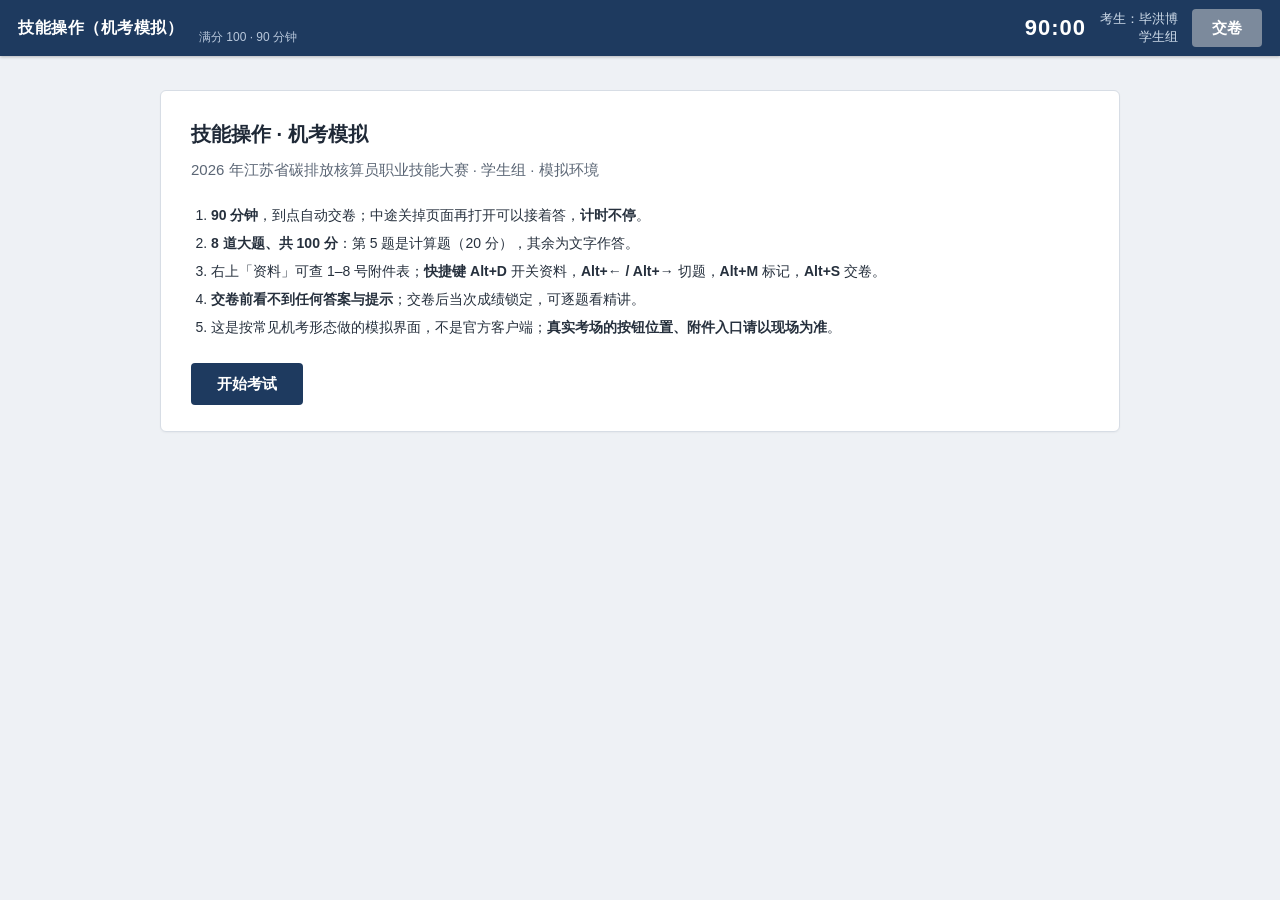
<file: kaoshi.html>
<!DOCTYPE html>
<html lang="zh-CN">
<head>
<meta charset="utf-8">
<meta name="viewport" content="width=device-width,initial-scale=1">
<title>技能操作机考模拟 · 碳核算</title>
<style>
  :root{
    --navy:#1e3a5f; --navy2:#2b5285; --ink:#1f2937; --ink2:#5b6675;
    --line:#d7dde5; --bg:#eef1f5; --card:#fff; --ok:#137a4b; --okbg:#e6f4ec;
    --bad:#b3261e; --badbg:#fdecea; --mark:#b26a00; --markbg:#fff3e0;
  }
  *{box-sizing:border-box}
  html,body{margin:0;height:100%}
  body{
    font:15px/1.7 -apple-system,"Segoe UI","Microsoft YaHei",sans-serif;
    color:var(--ink); background:var(--bg);
    display:flex; flex-direction:column; overflow:hidden;
  }
  /* 页面根容器：顶栏/主体/底栏要靠它撑成列布局 */
  #app{display:flex;flex-direction:column;height:100vh;min-height:0}
  /* ---------- 顶栏 ---------- */
  #topbar{flex:0 0 56px;display:flex;align-items:center;gap:14px;padding:0 18px;
    background:var(--navy);color:#fff;box-shadow:0 1px 3px rgba(0,0,0,.25);z-index:30}
  #topbar .title{font-size:16px;font-weight:700;letter-spacing:.5px}
  #topbar .sub{font-size:12px;color:#b9c8dc;margin-left:2px}
  #topbar .sp{flex:1}
  #tm{font-variant-numeric:tabular-nums;font-size:22px;font-weight:800;letter-spacing:1px}
  #tm.warn{color:#ffb4a8;animation:blink 1s steps(2) infinite}
  @keyframes blink{50%{opacity:.45}}
  #topbar .who{font-size:13px;color:#cfdcea;text-align:right;line-height:1.35}
  #btnCalc{height:38px;padding:0 16px;border:1px solid #7f95b3;border-radius:4px;background:transparent;
    color:#e6eefb;font:inherit;font-weight:700;cursor:pointer;margin-right:8px}
  #btnCalc:hover{background:rgba(255,255,255,.12)}
  #btnSubmit{height:38px;padding:0 20px;border:0;border-radius:4px;background:#c0392b;color:#fff;
    font:inherit;font-weight:700;cursor:pointer}
  #btnSubmit:hover{background:#a93226}
  #btnSubmit:disabled{background:#7c8a9c;cursor:default}

  /* ---------- 主体 ---------- */
  #main{flex:1;display:flex;min-height:0}
  #side{flex:0 0 244px;background:var(--card);border-right:1px solid var(--line);
    display:flex;flex-direction:column;overflow:auto}
  #side .cand{padding:14px 16px;border-bottom:1px solid var(--line);font-size:13px;color:var(--ink2)}
  #side .cand b{display:block;font-size:15px;color:var(--ink);margin-bottom:2px}
  #side h3{margin:0;padding:12px 16px 6px;font-size:13px;color:var(--ink2);font-weight:700}
  #navGrid{display:grid;grid-template-columns:repeat(4,1fr);gap:8px;padding:0 16px 12px}
  #navGrid button{height:38px;border:1px solid var(--line);border-radius:4px;background:#fff;
    color:var(--ink2);font:inherit;font-weight:700;cursor:pointer;position:relative}
  #navGrid button.done{background:var(--okbg);border-color:#a9d8bf;color:var(--ok)}
  #navGrid button.cur{outline:2px solid var(--navy2);outline-offset:-2px;color:var(--navy)}
  #navGrid button.marked::after{content:'';position:absolute;top:3px;right:3px;width:7px;height:7px;
    border-radius:50%;background:var(--mark)}
  #legend{padding:0 16px 12px;font-size:12px;color:var(--ink2);line-height:1.9}
  #legend i{display:inline-block;width:10px;height:10px;border:1px solid var(--line);
    border-radius:2px;margin-right:6px;vertical-align:middle}
  #legend .l1{background:#bfe3cf;border-color:#5aa981}
  #legend .l2{background:var(--mark);border-color:var(--mark)}
  #markBar{padding:0 16px 16px}
  #markBar button{width:100%;height:36px;border:1px solid var(--mark);border-radius:4px;
    background:var(--markbg);color:var(--mark);font:inherit;font-weight:700;cursor:pointer}
  #markBar button.on{background:var(--mark);color:#fff}

  #stage{flex:1;overflow:auto;padding:18px 22px 28px}
  #stage>.qhead,#stage>.panel{max-width:1180px;margin-left:auto;margin-right:auto}
  .qhead{display:flex;align-items:baseline;gap:12px;margin-bottom:10px}
  .qhead .no{font-size:17px;font-weight:800}
  .qhead .pt{color:var(--navy2);font-weight:700;font-size:13px}
  .qhead .sp{flex:1}
  .qhead button{height:32px;padding:0 14px;border:1px solid var(--navy2);background:#fff;color:var(--navy2);
    border-radius:4px;font:inherit;font-size:13px;font-weight:700;cursor:pointer}
  .panel{background:var(--card);border:1px solid var(--line);border-radius:6px;padding:18px 20px;
    box-shadow:0 1px 2px rgba(0,0,0,.04)}
  .stem{font-size:15px;line-height:1.85;color:#26303d}
  .sub{margin-top:18px}
  .sub .sa{font-size:14px;font-weight:700;color:#26303d}
  .sub .sa em{font-style:normal;color:var(--navy2);margin-right:6px}
  .sub .sa .badge{display:inline-block;margin-left:8px;padding:0 7px;border-radius:3px;
    background:#e8eef7;color:var(--navy2);font-size:12px;font-weight:700}
  textarea.ans{width:100%;margin-top:10px;padding:12px 14px;border:1px solid var(--line);border-radius:4px;
    font:inherit;font-size:14px;line-height:1.8;color:var(--ink);resize:vertical;background:#fcfdfe}
  textarea.ans:focus{outline:none;border-color:var(--navy2);box-shadow:0 0 0 3px rgba(43,82,133,.12)}
  .cells{margin-top:10px;border:1px solid var(--line);border-radius:4px;overflow:hidden}
  .cells .hd{display:grid;grid-template-columns:1fr 170px 90px;gap:0;background:#f4f7fb;
    padding:8px 14px;font-size:12px;color:var(--ink2);font-weight:700;border-bottom:1px solid var(--line)}
  .cells .row{display:grid;grid-template-columns:1fr 170px 90px;align-items:center;gap:0;
    padding:8px 14px;border-bottom:1px solid #eef1f5;font-size:13px}
  .cells .row:last-child{border-bottom:0}
  .cells input{width:100%;padding:7px 10px;border:1px solid var(--line);border-radius:3px;
    font:inherit;font-size:13px;font-variant-numeric:tabular-nums;text-align:right}
  .cells input:focus{outline:none;border-color:var(--navy2);box-shadow:0 0 0 3px rgba(43,82,133,.12)}
  .cells .u{font-size:12px;color:var(--ink2);padding-left:8px}

  /* ---------- 底栏 ---------- */
  #footbar{flex:0 0 54px;display:flex;align-items:center;gap:12px;padding:0 18px;
    background:var(--card);border-top:1px solid var(--line);font-size:13px;color:var(--ink2)}
  #footbar .sp{flex:1}
  #footbar button{height:36px;padding:0 22px;border:1px solid var(--line);background:#fff;
    border-radius:4px;font:inherit;font-weight:700;cursor:pointer;color:var(--ink)}
  #footbar button:disabled{color:#b7c0cc;cursor:default}
  #saveState{color:var(--ok)}

  /* ---------- 资料抽屉 ---------- */
  #docpanel{position:fixed;top:56px;right:-460px;bottom:54px;width:460px;z-index:40;
    background:var(--card);border-left:1px solid var(--line);box-shadow:-6px 0 18px rgba(0,0,0,.08);
    display:flex;flex-direction:column;transition:right .22s ease}
  #docpanel.on{right:0}
  #docpanel .ph{display:flex;align-items:center;gap:6px;padding:10px 12px;border-bottom:1px solid var(--line);
    flex-wrap:wrap;background:#f7f9fc}
  #docpanel .ph button{height:30px;padding:0 10px;border:1px solid var(--line);background:#fff;
    border-radius:3px;font:inherit;font-size:12px;font-weight:700;color:var(--ink2);cursor:pointer}
  #docpanel .ph button.on{background:var(--navy2);border-color:var(--navy2);color:#fff}
  #docpanel .ph .x{margin-left:auto;border:0;font-size:16px;background:transparent;cursor:pointer}
  #docbody{flex:1;overflow:auto;padding:14px}
  #docbody h4{margin:0 0 10px;font-size:14px}
  table.d{width:100%;border-collapse:collapse;font-size:12.5px}
  table.d th,table.d td{border:1px solid #e6eaf0;padding:6px 8px;text-align:left;line-height:1.5}
  table.d th{background:#f4f7fb;color:var(--ink2);font-weight:700;white-space:nowrap}
  table.d td{font-variant-numeric:tabular-nums}
  .dnote{margin-top:10px;color:var(--ink2);font-size:12px;line-height:1.6}

  /* ---------- 弹窗 ---------- */
  #modal{position:fixed;inset:0;z-index:60;background:rgba(20,30,45,.45);display:none;
    align-items:center;justify-content:center}
  #modal.on{display:flex}
  #modal .box{width:520px;max-width:92vw;background:#fff;border-radius:8px;padding:22px 24px;
    box-shadow:0 12px 40px rgba(0,0,0,.28)}
  #modal h3{margin:0 0 10px;font-size:17px}
  #modal p,#modal li{font-size:13.5px;color:var(--ink2);line-height:1.8}
  #modal .acts{display:flex;gap:10px;justify-content:flex-end;margin-top:18px}
  #modal .acts button{height:38px;padding:0 20px;border-radius:4px;border:1px solid var(--line);
    background:#fff;font:inherit;font-weight:700;cursor:pointer}
  #modal .acts .danger{background:#c0392b;border-color:#c0392b;color:#fff}

  /* ---------- 交卷后 ---------- */
  .result{max-width:960px;margin:0 auto}
  .result .big{display:flex;align-items:baseline;gap:14px;margin:6px 0 4px}
  .result .big b{font-size:46px;color:var(--navy)}
  .result .big span{color:var(--ink2)}
  .result .split{display:flex;gap:14px;margin:14px 0}
  .result .split div{flex:1;background:#f4f7fb;border:1px solid var(--line);border-radius:6px;padding:12px 14px;
    font-size:13px;color:var(--ink2)}
  .result .split b{display:block;font-size:20px;color:var(--ink);margin-top:2px}
  .qrow{display:flex;align-items:center;gap:12px;padding:10px 14px;border:1px solid var(--line);
    border-radius:4px;background:#fff;margin-bottom:8px;cursor:pointer}
  .qrow:hover{border-color:var(--navy2)}
  .qrow .t{flex:1;font-weight:700;font-size:13.5px}
  .qrow .s{font-weight:800;color:var(--navy);font-variant-numeric:tabular-nums}
  .qrow .s.low{color:var(--bad)}
  .rv{margin-bottom:14px}
  .rv h3{margin:0 0 8px;font-size:15px}
  .kv{padding:8px 0;border-top:1px dashed var(--line);font-size:13px;line-height:1.75}
  .kv:first-of-type{border-top:0}
  .kv .k{color:var(--ink2);font-size:12px}
  .hit{color:var(--ok);font-weight:700}
  .miss{color:var(--bad);font-weight:700}
  .model{white-space:pre-wrap;font-size:13px;line-height:1.9}
  .tip{margin-top:10px;padding:10px 12px;border-left:3px solid var(--mark);background:var(--markbg);
    font-size:13px;line-height:1.75;color:#6b4400}
  .toast{position:fixed;left:50%;bottom:70px;transform:translateX(-50%);z-index:70;
    background:rgba(25,35,50,.92);color:#fff;padding:10px 18px;border-radius:5px;font-size:13px;display:none}
  .toast.on{display:block}
  /* ---------- 计算器 ---------- */
  #kcalc{display:none;position:fixed;left:0;top:0;width:288px;z-index:80;background:#fff;
    border:1px solid #c5cfdb;border-radius:8px;box-shadow:0 10px 30px rgba(0,0,0,.22);user-select:none}
  #kcalc.on{display:block}
  .kc-bar{display:flex;align-items:center;height:32px;padding:0 8px 0 12px;cursor:move;
    background:#eef2f8;border-bottom:1px solid #dbe2ea;border-radius:8px 8px 0 0}
  .kc-tt{font-size:12px;font-weight:700;color:#3a4a60}
  .kc-x{margin-left:auto;height:22px;width:22px;border:0;background:transparent;cursor:pointer;
    color:#5b6675;font-size:13px;border-radius:4px}
  .kc-x:hover{background:#dde5ef}
  .kc-expr{min-height:18px;padding:8px 12px 0;text-align:right;font-size:12px;color:#5b6675;
    font-variant-numeric:tabular-nums;word-break:break-all}
  .kc-disp{padding:2px 12px 8px;text-align:right;font-size:26px;font-weight:800;color:#1f2937;
    font-variant-numeric:tabular-nums;word-break:break-all}
  .kc-hist{display:none;max-height:72px;overflow:auto;margin:0 10px 6px;padding:6px 8px;
    background:#f6f8fb;border-radius:4px;font-size:11px;color:#5b6675;white-space:pre;line-height:1.6}
  .kc-keys{display:grid;grid-template-columns:repeat(4,1fr);gap:5px;padding:6px 10px 8px}
  .kc-k{height:36px;border:1px solid #d7dde5;border-radius:5px;background:#fff;color:#1f2937;
    font:inherit;font-size:14px;font-weight:600;cursor:pointer}
  .kc-k:hover{background:#f2f6fb}
  .kc-k:active{background:#e6eef8}
  .kc-k.op{background:#eaf1fa;border-color:#c3d5ec;color:#1e3a5f}
  .kc-k.fn{background:#f4f6f9;color:#5b6675}
  .kc-k.eq{background:#1e3a5f;border-color:#1e3a5f;color:#fff;font-weight:800}
  .kc-k.fill{grid-column:span 1;background:#e6f4ec;border-color:#a9d8bf;color:#137a4b;font-size:12px;grid-row:span 1}
  .kc-fillrow{padding:0 10px 8px}
.kc-fillbtn{width:100%;height:36px;border:1px solid #a9d8bf;border-radius:5px;background:#e6f4ec;color:#137a4b;font:inherit;font-size:13px;font-weight:700;cursor:pointer}
.kc-fillbtn:hover{background:#d7ede1}
.kc-tip{padding:0 10px 8px;font-size:11px;color:#8b96a5;text-align:center}
  /* 窄屏兜底 */
  @media (max-width:900px){
    #side{display:none}
    #docpanel{width:100%;right:-100%}
    #stage{padding:12px}
  }
</style>
</head>
<body>
<div id="app"></div>
<div class="toast" id="toast"></div>
<script src="exam_core.js"></script>
<script src="kaoshi_calc.js"></script>
<script src="kaoshi.js"></script>
</body>
</html>
</file>
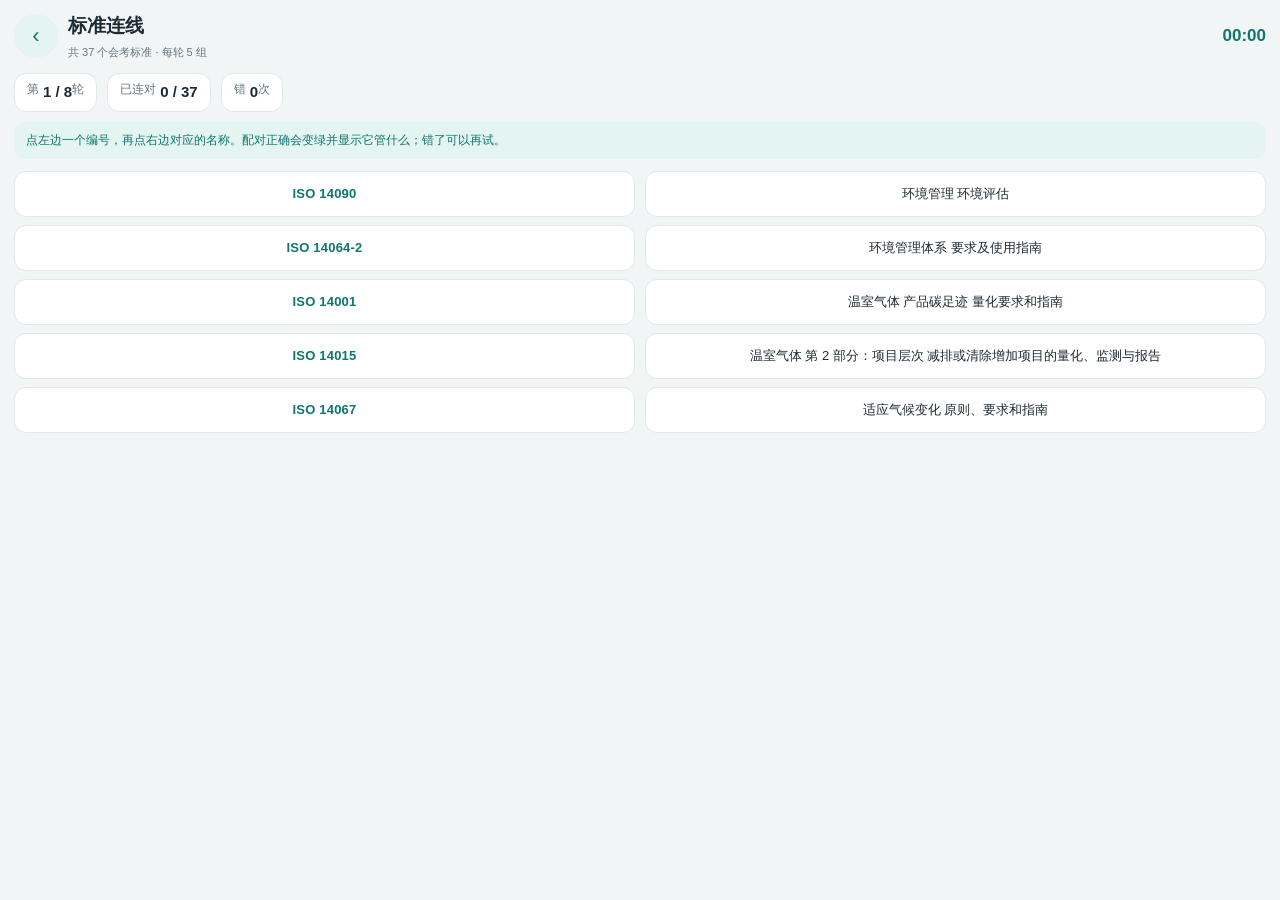
<file: lianxian.html>
<!DOCTYPE html>
<html lang="zh-CN">
<head>
<meta charset="utf-8">
<meta name="viewport" content="width=device-width,initial-scale=1,viewport-fit=cover">
<meta name="theme-color" content="#0f6b5c">
<title>标准连线 · 碳核算刷题</title>
<link rel="stylesheet" href="styles.css">
<style>
  .hd{display:flex;align-items:center;gap:10px;padding:10px 14px 6px}
  .hd .back{width:44px;height:44px;flex:0 0 44px;display:flex;align-items:center;justify-content:center;
            border-radius:50%;background:var(--pri-soft);color:var(--pri);text-decoration:none;font-size:22px}
  .hd .tt{flex:1;min-width:0}
  .hd .tt b{display:block;font-size:calc(var(--fs) + 3px)}
  .hd .tt span{display:block;font-size:calc(var(--fs) - 5px);color:var(--tx2);margin-top:2px}
  .clock{font-variant-numeric:tabular-nums;font-weight:800;font-size:calc(var(--fs) + 1px);color:var(--pri)}

  .bar2{display:flex;gap:10px;padding:6px 14px 10px;flex-wrap:wrap}
  .bar2 .kv{background:var(--card);border:1px solid var(--line);border-radius:12px;padding:6px 12px;
            font-size:calc(var(--fs) - 4px);color:var(--tx2)}
  .bar2 .kv b{color:var(--tx);font-size:calc(var(--fs) - 1px);margin-left:4px}

  .wrap{padding:0 14px 26px}
  .tip{background:var(--pri-soft);color:var(--pri);border-radius:12px;padding:9px 12px;
       font-size:calc(var(--fs) - 4px);line-height:1.6;margin-bottom:12px}
  .cols{display:flex;gap:10px;align-items:flex-start}
  .col{flex:1;min-width:0;display:flex;flex-direction:column;gap:8px}
  .cell{background:var(--card);border:1.5px solid var(--line);border-radius:12px;padding:10px;
        font-size:calc(var(--fs) - 3px);line-height:1.45;cursor:pointer;overflow-wrap:anywhere;
        transition:border-color .12s,background .12s,opacity .12s}
  .cell.k{font-weight:800;color:var(--pri);letter-spacing:.2px}
  .cell.sel{border-color:var(--pri);background:var(--pri-soft)}
  .cell.ok{border-color:var(--ok);background:var(--ok-soft);color:var(--ok);opacity:.75}
  .cell.bad{border-color:var(--bad);background:var(--bad-soft);animation:shake .3s}
  .cell.used{pointer-events:none}
  @keyframes shake{0%,100%{transform:translateX(0)}25%{transform:translateX(-4px)}75%{transform:translateX(4px)}}

  .fb{margin-top:12px;border-radius:12px;padding:10px 12px;font-size:calc(var(--fs) - 4px);line-height:1.65;
      display:none}
  .fb.show{display:block}
  .fb.good{background:var(--ok-soft);color:var(--ok)}
  .fb.err{background:var(--bad-soft);color:var(--bad)}

  .foot2{padding:0 14px 30px}
  .foot2 .btn{width:100%}
  .muted2{font-size:calc(var(--fs) - 5px);color:var(--tx2);text-align:center;margin-top:10px;line-height:1.7}
  .done{background:var(--card);border:1px solid var(--line);border-radius:16px;padding:16px;text-align:center}
  .done .big{font-size:calc(var(--fs) + 16px);font-weight:800;color:var(--pri);font-variant-numeric:tabular-nums}
  .done .sub{font-size:calc(var(--fs) - 4px);color:var(--tx2);margin-top:4px}
  .miss{margin-top:12px;text-align:left}
  .miss b{display:block;font-size:calc(var(--fs) - 3px);margin-bottom:6px}
  .miss span{display:inline-block;margin:0 6px 6px 0;padding:3px 9px;border-radius:99px;
             background:var(--bad-soft);color:var(--bad);font-size:calc(var(--fs) - 5px);font-weight:700}
</style>
</head>
<body>
<header class="hd">
  <a class="back" href="biaozhun.html" title="返回">‹</a>
  <div class="tt"><b>标准连线</b><span id="sub">左侧编号 ↔ 右侧标准名称</span></div>
  <div class="clock" id="clk">00:00</div>
</header>

<div class="bar2">
  <div class="kv">第<b id="rnd">1 / 1</b>轮</div>
  <div class="kv">已连对<b id="hit">0 / 0</b></div>
  <div class="kv">错<b id="miss">0</b>次</div>
</div>

<div class="wrap">
  <div class="tip">点左边一个编号，再点右边对应的名称。配对正确会变绿并显示它管什么；错了可以再试。</div>
  <div id="board"></div>
  <div class="fb" id="fb"></div>
</div>

<div class="foot2" id="foot"></div>

<script src="lianxian.js"></script>
</body>
</html>
</file>
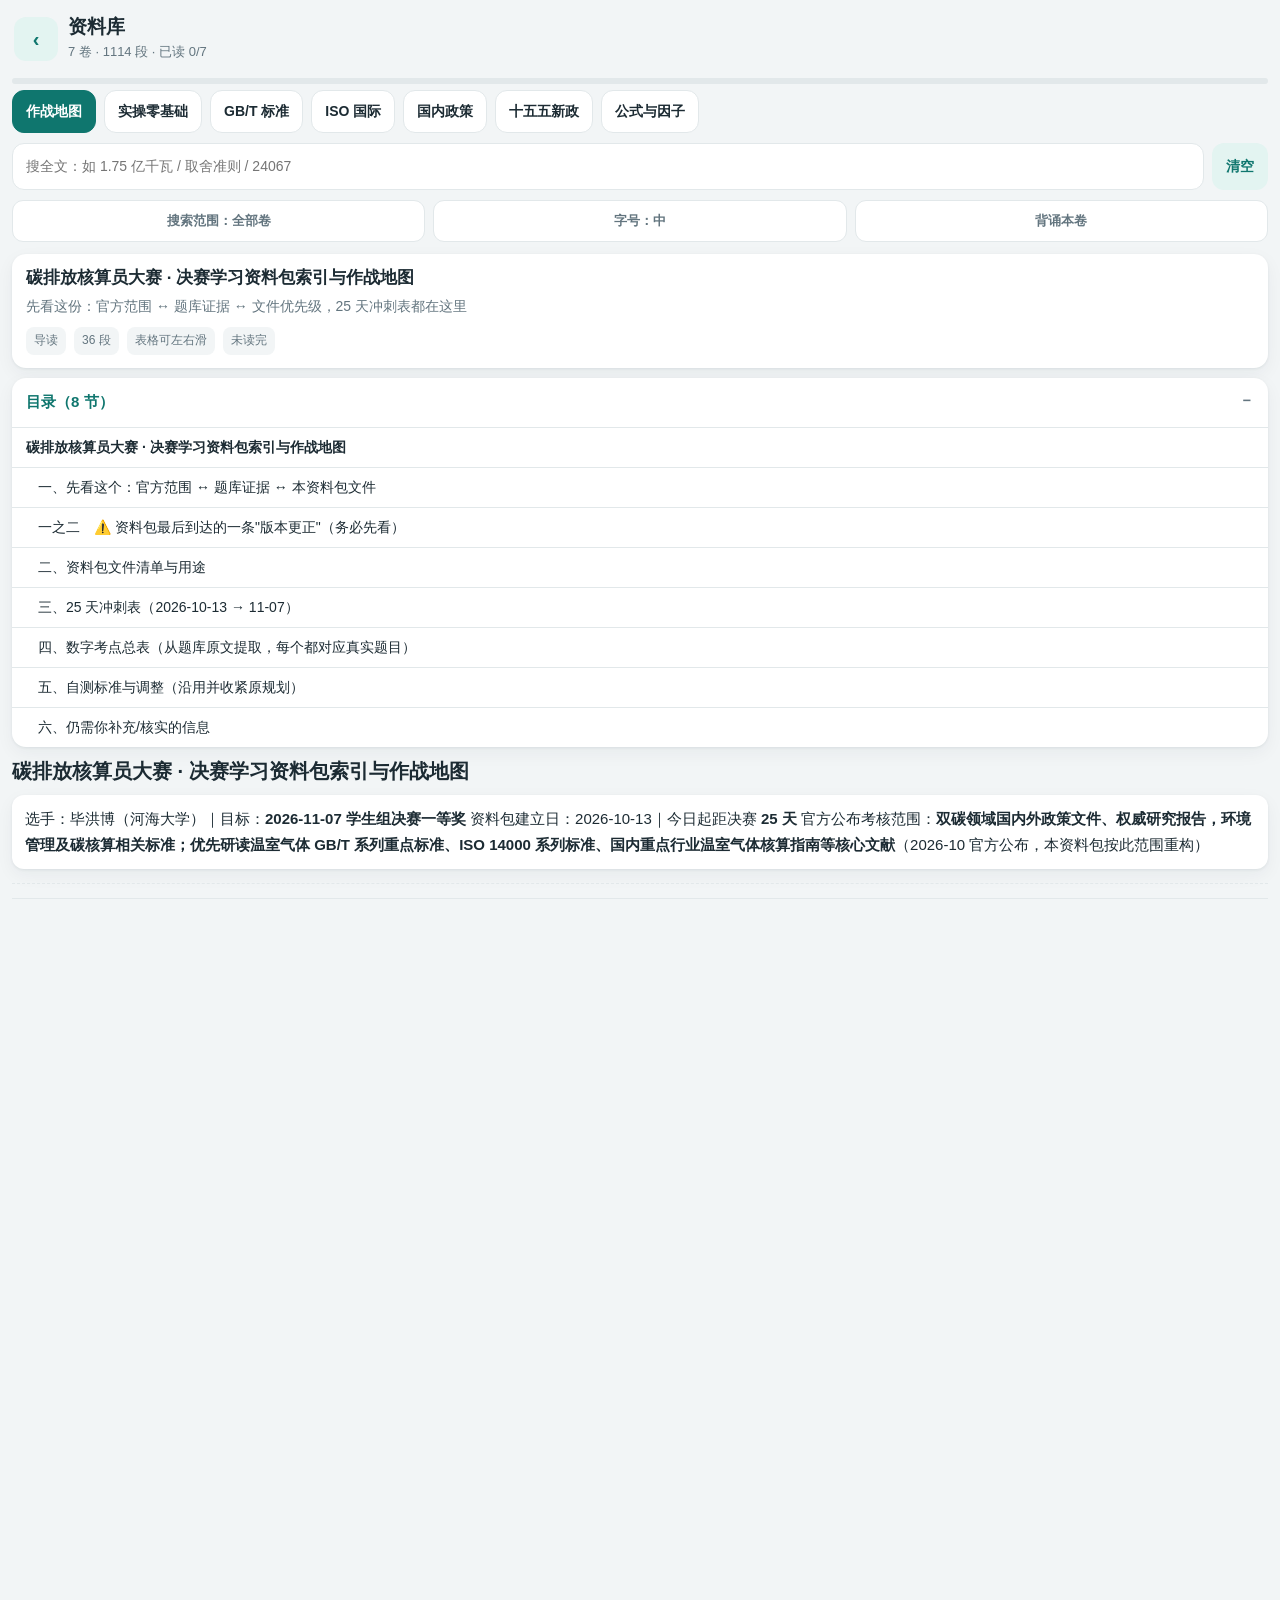
<file: ziliao.html>
<!DOCTYPE html>
<html lang="zh-CN" data-theme="light" data-font="md">
<head>
<meta charset="utf-8">
<meta name="viewport" content="width=device-width,initial-scale=1,viewport-fit=cover">
<meta name="theme-color" content="#0f766e">
<title>资料库 · 碳核算</title>
<link rel="stylesheet" href="styles.css">
<style>
  body{padding-bottom:28px}
  html,body{max-width:100%;overflow-x:hidden}
  .hd{display:flex;align-items:center;gap:10px;padding:16px 14px 8px}
  .hd a{width:44px;height:44px;flex:0 0 44px;border-radius:12px;background:var(--pri-soft);
        color:var(--pri);display:flex;align-items:center;justify-content:center;
        font-size:20px;text-decoration:none;font-weight:700}
  .hd .tt{font-size:calc(var(--fs) + 3px);font-weight:800;line-height:1.2}
  .hd .ts{font-size:calc(var(--fs) - 3px);color:var(--tx2);margin-top:2px}
  #volchips{display:flex;gap:8px;overflow-x:auto;padding:6px 12px 10px;-webkit-overflow-scrolling:touch}
  #volchips button{flex:0 0 auto;border:1.5px solid var(--line);background:var(--card);color:var(--tx);
                   font:inherit;font-size:calc(var(--fs) - 2px);font-weight:700;padding:9px 13px;min-height:40px;
                   border-radius:12px;cursor:pointer;white-space:nowrap;display:flex;align-items:center;gap:6px}
  #volchips button.on{background:var(--pri);border-color:var(--pri);color:#fff}
  #volchips .dot{width:7px;height:7px;border-radius:50%;background:var(--ok)}
  #volchips button.on .dot{background:#fff}
  .search{margin:0 12px 10px;display:flex;gap:8px}
  .search input{flex:1;min-width:0;padding:11px 13px;border-radius:12px;border:1.5px solid var(--line);
                background:var(--card);color:var(--tx);font:inherit;font-size:calc(var(--fs) - 2px)}
  .search input:focus{outline:none;border-color:var(--pri)}
  .search button{border:0;background:var(--pri-soft);color:var(--pri);font:inherit;font-weight:700;
                 font-size:calc(var(--fs) - 2px);padding:0 14px;min-height:44px;border-radius:12px;cursor:pointer}
  .tools{display:flex;gap:8px;margin:0 12px 10px}
  .tools button{flex:1;border:1.5px solid var(--line);background:var(--card);color:var(--tx2);
                font:inherit;font-size:calc(var(--fs) - 3px);font-weight:700;padding:9px 6px;min-height:40px;
                border-radius:11px;cursor:pointer}
  .tools button.on{border-color:var(--pri);color:var(--pri);background:var(--pri-soft)}
  #results{margin:0 12px 12px}
  #results .hit{background:var(--card);border-radius:12px;padding:10px 12px;margin-bottom:8px;
                box-shadow:var(--shadow);cursor:pointer}
  #results .hv{font-size:calc(var(--fs) - 4px);color:var(--pri);font-weight:700}
  #results .ht{font-size:calc(var(--fs) - 2px);line-height:1.55;margin-top:3px}
  #results mark{background:#ffe08a;color:#4a3600;padding:0 2px;border-radius:3px}
  .volhead{margin:0 12px 10px;background:var(--card);border-radius:14px;box-shadow:var(--shadow);padding:13px 14px}
  .volhead .vn{font-size:calc(var(--fs) + 1px);font-weight:800;line-height:1.35}
  .volhead .vd{font-size:calc(var(--fs) - 2px);color:var(--tx2);line-height:1.6;margin-top:5px}
  .volhead .vm{display:flex;gap:8px;margin-top:10px;flex-wrap:wrap}
  .volhead .vm span{font-size:calc(var(--fs) - 4px);color:var(--tx2);background:var(--bg);
                    border-radius:8px;padding:4px 8px}
  #toc{margin:0 12px 10px;background:var(--card);border-radius:14px;box-shadow:var(--shadow);overflow:hidden}
  #toc>summary{padding:12px 14px;font-weight:700;font-size:calc(var(--fs) - 1px);color:var(--pri);
               cursor:pointer;list-style:none;display:block;position:relative;padding-right:38px}
  #toc>summary::-webkit-details-marker{display:none}
  #toc>summary::after{content:'＋';position:absolute;right:14px;top:10px;color:var(--tx2)}
  #toc[open]>summary::after{content:'－'}
  #toc .ti{padding:9px 14px;border-top:1px solid var(--line);font-size:calc(var(--fs) - 2px);
           line-height:1.5;cursor:pointer}
  #toc .ti.l1{font-weight:800}
  #toc .ti.l2{padding-left:26px}
  #toc .ti.l3{padding-left:38px;color:var(--tx2)}
  #body{margin:0 12px}
  #body .blk{margin-bottom:10px;line-height:1.75;font-size:calc(var(--fs) - 1px);
             min-width:0;overflow-wrap:anywhere}
  #body h1,#body h2,#body h3,#body h4,#body h5,#body h6{line-height:1.4;margin:0 0 6px;font-weight:800}
  #body h1{font-size:calc(var(--fs) + 4px)}
  #body h2{font-size:calc(var(--fs) + 2px);padding-top:10px;border-top:1px solid var(--line)}
  #body h3{font-size:calc(var(--fs) + 1px)}
  #body h4,#body h5,#body h6{font-size:var(--fs);color:var(--tx2)}
  #body p{margin:0;background:var(--card);border-radius:12px;padding:11px 13px;box-shadow:var(--shadow)}
  #body ul,#body ol{margin:0;background:var(--card);border-radius:12px;padding:11px 13px 11px 30px;
                    box-shadow:var(--shadow);overflow-wrap:anywhere}
  #body li{margin:3px 0}
  #body .tw{overflow-x:auto;max-width:100%;background:var(--card);border-radius:12px;box-shadow:var(--shadow)}
  #body table{border-collapse:collapse;width:100%;font-size:calc(var(--fs) - 3px);min-width:420px}
  #body th,#body td{border:1px solid var(--line);padding:7px 9px;text-align:left;vertical-align:top;
                    line-height:1.55;overflow-wrap:anywhere}
  #body th{background:var(--pri-soft);color:var(--pri);font-weight:700;white-space:nowrap}
  .swipe{font-size:calc(var(--fs) - 5px);color:var(--tx2);margin:-4px 0 6px;text-align:right}
  #body code{background:var(--pri-soft);color:var(--pri);padding:1px 5px;border-radius:5px;font-size:.94em}
  #body blockquote{margin:0;background:var(--warn-soft);color:#7c4a03;border-radius:12px;padding:11px 13px}
  #body hr{border:0;border-top:1px dashed var(--line);margin:14px 0}
  #body .code{background:#17222a;color:#d8e6ea;border-radius:12px;padding:11px 13px;overflow-x:auto;
              font-family:ui-monospace,Consolas,monospace;font-size:calc(var(--fs) - 4px);
              line-height:1.6;white-space:pre}
  #body .blk.hitflash{animation:fl 1.6s ease}
  @keyframes fl{0%{background:#ffe08a}100%{background:transparent}}
  .footnav{display:flex;gap:8px;margin:14px 12px 0}
  .footnav button{flex:1;padding:11px 0;font-size:calc(var(--fs) - 1px)}
  #bar{height:6px;border-radius:3px;background:var(--line);margin:8px 12px 0;overflow:hidden}
  #bar i{display:block;height:100%;background:var(--ok);width:0;transition:width .25s}
  #empty{margin:0 12px;padding:16px;border-radius:12px;background:var(--card);color:var(--tx2);
         text-align:center;line-height:1.7;font-size:calc(var(--fs) - 2px)}
  .toast{position:fixed;left:50%;bottom:28px;transform:translateX(-50%);z-index:99;max-width:82vw;
         padding:11px 16px;border-radius:12px;background:rgba(20,28,30,.92);color:#fff;
         font-size:calc(var(--fs) - 2px);line-height:1.5;text-align:center}
</style>
</head>
<body>
<div class="hd">
  <a href="index.html" aria-label="返回">‹</a>
  <div>
    <div class="tt">资料库</div>
    <div class="ts" id="sub">官方考查范围对应的学习资料</div>
  </div>
</div>
<div id="bar"><i></i></div>
<div id="volchips"></div>
<div class="search">
  <input id="q" type="search" placeholder="搜全文：如 1.75 亿千瓦 / 取舍准则 / 24067" enterkeyhint="search">
  <button id="qclear" type="button">清空</button>
</div>
<div class="tools">
  <button id="scope" type="button" data-scope="all">搜索范围：全部卷</button>
  <button id="fs" type="button">字号：中</button>
  <button id="recite" type="button">背诵本卷</button>
</div>
<div id="results"></div>
<main id="pane"></main>
<div class="toast" id="toast" hidden></div>
<script src="ziliao.js"></script>
</body>
</html>
</file>
<file: styles.css>
/* 碳核算刷题 — 样式（手机竖屏优先） */
:root{
  --bg:#f2f5f6; --card:#ffffff; --tx:#1c2b33; --tx2:#63757f; --pri:#0f766e; --pri-soft:#e3f4f1;
  --ok:#15803d; --ok-soft:#e7f6ec; --bad:#c62828; --bad-soft:#fdeaea; --warn:#b45309; --warn-soft:#fdf3e3;
  --line:#e2e8ea; --shadow:0 1px 3px rgba(16,40,50,.07),0 6px 18px rgba(16,40,50,.05);
  --fs:16px; --r:14px; --tabh:58px;
}
html[data-theme="dark"]{
  --bg:#0e1620; --card:#1a2531; --tx:#e6eef4; --tx2:#94a6b3; --pri:#2dd4bf; --pri-soft:#123a38;
  --ok:#4ade80; --ok-soft:#12341f; --bad:#f87171; --bad-soft:#3a1b1b; --warn:#fbbf24; --warn-soft:#3a2e12;
  --line:#26333f; --shadow:0 1px 3px rgba(0,0,0,.4),0 6px 18px rgba(0,0,0,.3);
}
html[data-font="sm"]{--fs:14px} html[data-font="md"]{--fs:16px}
html[data-font="lg"]{--fs:18px} html[data-font="xl"]{--fs:20px}

*{box-sizing:border-box;-webkit-tap-highlight-color:transparent}
html,body{margin:0;padding:0;height:100%}
body{
  background:var(--bg);color:var(--tx);font-size:var(--fs);
  font-family:-apple-system,BlinkMacSystemFont,"PingFang SC","Microsoft YaHei","Helvetica Neue",Arial,sans-serif;
  line-height:1.65;overscroll-behavior-y:none;
}
button{font:inherit;color:inherit;background:none;border:none;cursor:pointer}
.hidden{display:none !important}

/* ---------- 布局 ---------- */
#app{
  min-height:100%;
  padding-bottom:var(--tabh);                                   /* 降级：不支持 env() 的浏览器 */
  padding-bottom:calc(var(--tabh) + env(safe-area-inset-bottom));
}
#view{padding:14px 14px 24px;max-width:820px;margin:0 auto}
#tabbar{
  position:fixed;left:0;right:0;bottom:0;z-index:30;display:flex;
  height:var(--tabh);                                           /* 降级 */
  height:calc(var(--tabh) + env(safe-area-inset-bottom));
  padding-bottom:0;                                             /* 降级 */
  padding-bottom:env(safe-area-inset-bottom);
  background:var(--card);border-top:1px solid var(--line);
}
#tabbar button{
  flex:1;display:flex;flex-direction:column;align-items:center;justify-content:center;
  gap:1px;font-size:11px;color:var(--tx2);transition:color .15s;
}
#tabbar button .ic{font-size:19px;line-height:1.1}
#tabbar button.on{color:var(--pri);font-weight:600}
.loading{padding:60px 0;text-align:center;color:var(--tx2)}

/* ---------- 通用组件 ---------- */
.card{background:var(--card);border-radius:var(--r);box-shadow:var(--shadow);padding:14px;margin-bottom:12px}
.card h2{margin:0 0 10px;font-size:calc(var(--fs) + 1px)}
.muted{color:var(--tx2);font-size:calc(var(--fs) - 3px)}
.row{display:flex;align-items:center;gap:10px}
.spread{display:flex;align-items:center;justify-content:space-between;gap:10px}
.btn{
  display:inline-flex;align-items:center;justify-content:center;gap:6px;
  min-height:46px;padding:0 16px;border-radius:12px;background:var(--pri);color:#fff;
  font-weight:600;font-size:var(--fs);transition:opacity .15s,transform .1s;
}
.btn:active{transform:scale(.98);opacity:.9}
.btn.ghost{background:var(--pri-soft);color:var(--pri)}
.btn.line{background:var(--card);border:1px solid var(--line);color:var(--tx)}
.btn.danger{background:var(--bad)}
.btn.block{display:flex;width:100%}
.btn[disabled]{opacity:.45;pointer-events:none}
.page-title{font-size:calc(var(--fs) + 4px);font-weight:700;margin:4px 2px 12px}
.empty{padding:36px 16px;text-align:center;color:var(--tx2);line-height:1.9}
.pill{display:inline-block;padding:1px 8px;border-radius:99px;font-size:calc(var(--fs) - 5px);
  background:var(--pri-soft);color:var(--pri);margin-right:6px;vertical-align:1px}
.pill.g{background:var(--ok-soft);color:var(--ok)}
.pill.r{background:var(--bad-soft);color:var(--bad)}
.pill.y{background:var(--warn-soft);color:var(--warn)}
.bar{height:8px;border-radius:99px;background:var(--line);overflow:hidden}
.bar > i{display:block;height:100%;background:var(--pri);border-radius:99px;transition:width .3s}

/* ---------- 首页 ---------- */
.hero{background:linear-gradient(135deg,var(--pri),#0d9488);color:#fff;border-radius:var(--r);
  padding:16px;box-shadow:var(--shadow);margin-bottom:12px}
html[data-theme="dark"] .hero{background:linear-gradient(135deg,#115e59,#0f766e)}
.hero .t{font-size:calc(var(--fs) + 3px);font-weight:700;letter-spacing:.5px}
.hero .s{opacity:.9;font-size:calc(var(--fs) - 3px);margin-top:2px}
.hero .go{margin-top:12px;background:rgba(255,255,255,.18);border:1px solid rgba(255,255,255,.32);
  color:#fff;border-radius:12px;padding:10px 14px;display:flex;justify-content:space-between;align-items:center;width:100%}
.grid2{display:grid;grid-template-columns:1fr 1fr;gap:8px}
.tile{background:var(--card);border-radius:var(--r);box-shadow:var(--shadow);padding:12px 14px;
  display:flex;flex-direction:column;gap:3px;text-align:left;min-height:74px;justify-content:center}
.tile .ico{font-size:20px}
.tile .nm{font-weight:600}
.tile .ds{font-size:calc(var(--fs) - 4px);color:var(--tx2)}

/* ---------- 列表 ---------- */
.item{background:var(--card);border-radius:var(--r);box-shadow:var(--shadow);padding:12px 14px;margin-bottom:10px}
.item .stem{display:-webkit-box;-webkit-line-clamp:2;-webkit-box-orient:vertical;overflow:hidden}
.item .mt{margin-top:6px;font-size:calc(var(--fs) - 4px);color:var(--tx2)}
.chipbar{display:flex;gap:8px;overflow-x:auto;padding:2px 0 10px;-webkit-overflow-scrolling:touch}
.chip{flex:0 0 auto;padding:6px 14px;border-radius:99px;background:var(--card);border:1px solid var(--line);
  font-size:calc(var(--fs) - 3px);color:var(--tx2)}
.chip.on{background:var(--pri);border-color:var(--pri);color:#fff;font-weight:600}

/* ---------- 答题界面 ---------- */
#session{
  position:fixed;top:0;right:0;bottom:0;left:0;
  inset:0;                                                      /* 现代写法（旧浏览器忽略） */
  z-index:40;background:var(--bg);display:flex;flex-direction:column;
}
.sess-top{display:flex;align-items:center;gap:8px;padding:8px 10px;background:var(--card);
  border-bottom:1px solid var(--line);padding-top:8px;
  padding-top:calc(8px + env(safe-area-inset-top))}
.sess-top .title{flex:1;text-align:center;font-weight:600;font-size:calc(var(--fs) - 1px);
  overflow:hidden;text-overflow:ellipsis;white-space:nowrap}
.sess-top button{min-height:38px;padding:0 10px;border-radius:10px;color:var(--tx2);font-size:calc(var(--fs) - 3px)}
.sess-top button.strong{color:var(--pri);font-weight:600}
.sess-body{flex:1;overflow-y:auto;padding:14px 14px 120px;max-width:820px;width:100%;margin:0 auto;-webkit-overflow-scrolling:touch}
.sess-foot{position:fixed;left:0;right:0;bottom:0;display:flex;gap:10px;
  padding:10px 12px 10px;                                       /* 降级 */
  padding:10px 12px calc(10px + env(safe-area-inset-bottom));
  background:var(--card);border-top:1px solid var(--line);z-index:41}
.qmeta{color:var(--tx2);font-size:calc(var(--fs) - 4px);margin-bottom:8px}
.stem{font-size:calc(var(--fs) + 1px);line-height:1.75;margin-bottom:14px;white-space:pre-wrap;word-break:break-word}
.opt{display:flex;gap:10px;width:100%;text-align:left;align-items:flex-start;
  background:var(--card);border:1.5px solid var(--line);border-radius:12px;padding:12px;margin-bottom:10px;
  transition:border-color .15s,background .15s}
.opt b{flex:0 0 22px;height:22px;line-height:22px;text-align:center;border-radius:50%;
  background:var(--pri-soft);color:var(--pri);font-size:calc(var(--fs) - 4px);margin-top:1px}
.opt span{flex:1}
.opt.sel{border-color:var(--pri);background:var(--pri-soft)}
.opt.sel b{background:var(--pri);color:#fff}
.opt.ok{border-color:var(--ok);background:var(--ok-soft)}
.opt.ok b{background:var(--ok);color:#fff}
.opt.bad{border-color:var(--bad);background:var(--bad-soft)}
.opt.bad b{background:var(--bad);color:#fff}
.opt[disabled]{opacity:1}

/* 判断题：√ / × 两个大按钮 */
.judge-grid{display:grid;grid-template-columns:1fr 1fr;gap:12px;margin-bottom:12px}
.opt.judge-opt{justify-content:center;align-items:center;min-height:92px;padding:0;margin-bottom:0;
  font-size:calc(var(--fs) + 16px);font-weight:700;line-height:1}
.opt.judge-opt span{flex:0 1 auto;text-align:center}
.verdict{border-radius:12px;padding:10px 14px;margin:4px 0 12px;font-weight:600}
.verdict.ok{background:var(--ok-soft);color:var(--ok)}
.verdict.bad{background:var(--bad-soft);color:var(--bad)}
.explain{margin-top:10px}
.explain .hd{display:flex;justify-content:space-between;align-items:center;cursor:pointer;
  background:var(--card);border:1px solid var(--line);border-radius:12px;padding:10px 12px;font-weight:600}
.explain .bd{margin-top:8px;background:var(--card);border:1px solid var(--line);border-radius:12px;padding:12px;
  font-size:calc(var(--fs) - 2px);line-height:1.8}
.explain .bd .ref{margin-top:8px;padding-top:8px;border-top:1px dashed var(--line);color:var(--tx2)}
.tagrow{display:flex;gap:8px;flex-wrap:wrap;margin-top:10px}
.tag{padding:6px 12px;border-radius:99px;border:1px solid var(--line);background:var(--card);
  font-size:calc(var(--fs) - 3px);color:var(--tx2)}
/* 三个标签各自有颜色，未选中时也能一眼区分 */
.tag.t1{background:#fff7ed;border-color:#fdba74;color:#c2410c}
.tag.t2{background:#f5f3ff;border-color:#c4b5fd;color:#6d28d9}
.tag.t3{background:#fef2f2;border-color:#fca5a5;color:#b91c1c}
.tag.on{font-weight:600}
.tag.t1.on{background:#c2410c;border-color:#c2410c;color:#fff}
.tag.t2.on{background:#7c3aed;border-color:#7c3aed;color:#fff}
.tag.t3.on{background:#b91c1c;border-color:#b91c1c;color:#fff}
html[data-theme="dark"] .tag.t1{background:#3a2415;border-color:#9a3412;color:#fdba74}
html[data-theme="dark"] .tag.t2{background:#2b2140;border-color:#6d28d9;color:#c4b5fd}
html[data-theme="dark"] .tag.t3{background:#3a1b1b;border-color:#b91c1c;color:#fca5a5}
html[data-theme="dark"] .tag.t1.on{background:#c2410c;color:#fff}
html[data-theme="dark"] .tag.t2.on{background:#7c3aed;color:#fff}
html[data-theme="dark"] .tag.t3.on{background:#b91c1c;color:#fff}
/* 列表里的标签同样按颜色区分 */
.pill.t1{background:#fff7ed;color:#c2410c}
.pill.t2{background:#f5f3ff;color:#6d28d9}
.pill.t3{background:#fef2f2;color:#b91c1c}
html[data-theme="dark"] .pill.t1{background:#3a2415;color:#fdba74}
html[data-theme="dark"] .pill.t2{background:#2b2140;color:#c4b5fd}
html[data-theme="dark"] .pill.t3{background:#3a1b1b;color:#fca5a5}

/* 答题卡 */
.cardsheet{position:fixed;top:0;right:0;bottom:0;left:0;inset:0;
  z-index:50;background:var(--bg);display:flex;flex-direction:column}
.cardgrid{flex:1;overflow-y:auto;padding:14px;display:grid;gap:8px;
  grid-template-columns:repeat(auto-fill,minmax(46px,1fr));align-content:start}
.cell{height:46px;border-radius:10px;border:1.5px solid var(--line);background:var(--card);
  display:flex;align-items:center;justify-content:center;font-size:calc(var(--fs) - 3px);position:relative}
.cell.ok{background:var(--ok-soft);border-color:var(--ok);color:var(--ok)}
.cell.bad{background:var(--bad-soft);border-color:var(--bad);color:var(--bad)}
.cell.cur{border-color:var(--pri);border-width:2.5px;font-weight:700}
.cell.star::after{content:"★";position:absolute;top:-2px;right:1px;font-size:9px;color:#f59e0b}
.legend{display:flex;gap:14px;justify-content:center;padding:8px;color:var(--tx2);font-size:calc(var(--fs) - 4px)}

/* ---------- 弹层 ---------- */
#sheet{position:fixed;top:0;right:0;bottom:0;left:0;inset:0;z-index:60}
#sheet .sheet-mask{position:absolute;top:0;right:0;bottom:0;left:0;inset:0;background:rgba(0,0,0,.45)}
#sheet .sheet-body{position:absolute;left:0;right:0;bottom:0;background:var(--card);
  border-radius:18px 18px 0 0;padding:16px 16px 20px;
  padding:16px 16px calc(20px + env(safe-area-inset-bottom));
  max-height:82vh;overflow-y:auto;animation:up .2s ease}
@keyframes up{from{transform:translateY(14px);opacity:.6}to{transform:none;opacity:1}}
.sheet-body h3{margin:0 0 12px;font-size:calc(var(--fs) + 1px)}
.opt-row{margin-bottom:14px}
.opt-row .lb{font-size:calc(var(--fs) - 3px);color:var(--tx2);margin-bottom:6px}
.chips{display:flex;flex-wrap:wrap;gap:8px}
.chips .c{padding:8px 14px;border-radius:10px;border:1px solid var(--line);background:var(--bg);
  font-size:calc(var(--fs) - 3px)}
.chips .c.on{background:var(--pri);border-color:var(--pri);color:#fff;font-weight:600}

#toast{position:fixed;left:50%;bottom:88px;transform:translateX(-50%);z-index:90;
  background:rgba(20,30,36,.92);color:#fff;padding:10px 18px;border-radius:99px;
  font-size:calc(var(--fs) - 3px);max-width:86vw;text-align:center}

/* ---------- 统计 ---------- */
.stat-num{font-size:calc(var(--fs) + 10px);font-weight:700;color:var(--pri);line-height:1.2}
.kv{display:flex;justify-content:space-between;padding:7px 0;border-bottom:1px dashed var(--line)}
.kv:last-child{border-bottom:none}
.heat{display:grid;grid-auto-flow:column;grid-template-rows:repeat(7,11px);gap:3px;overflow-x:auto;padding:4px 0}
.heat i{width:11px;height:11px;border-radius:2.5px;background:var(--line)}
/* 先给降级色，再给 color-mix 色：旧浏览器忽略后者，直接沿用降级色 */
.heat i.l1{background:#cfe0dd}
.heat i.l1{background:color-mix(in srgb,var(--pri) 28%,var(--line))}
.heat i.l2{background:#9ec9c3}
.heat i.l2{background:color-mix(in srgb,var(--pri) 52%,var(--line))}
.heat i.l3{background:#5fa9a0}
.heat i.l3{background:color-mix(in srgb,var(--pri) 76%,var(--line))}
.heat i.l4{background:#0f766e}
.heat i.l4{background:var(--pri)}
.sw{display:flex;align-items:center;justify-content:space-between;padding:11px 0;border-bottom:1px solid var(--line)}
.sw:last-child{border-bottom:none}
.sw .lb{font-size:calc(var(--fs) - 1px)}
.sw .ds{font-size:calc(var(--fs) - 5px);color:var(--tx2);margin-top:1px}
.toggle{width:50px;height:29px;border-radius:99px;background:var(--line);position:relative;transition:background .2s;flex:0 0 auto}
.toggle::after{content:"";position:absolute;top:2.5px;left:2.5px;width:24px;height:24px;border-radius:50%;
  background:#fff;transition:transform .2s;box-shadow:0 1px 3px rgba(0,0,0,.25)}
.toggle.on{background:var(--pri)}
.toggle.on::after{transform:translateX(21px)}
.seg{display:flex;gap:6px}
.seg .c{padding:6px 12px;border-radius:9px;border:1px solid var(--line);font-size:calc(var(--fs) - 3px);background:var(--bg)}
.seg .c.on{background:var(--pri);border-color:var(--pri);color:#fff;font-weight:600}
.foot-note{text-align:center;color:var(--tx2);font-size:calc(var(--fs) - 5px);padding:14px 8px 6px;line-height:1.9}

/* 存储不可用时的常驻警示条 */
.warnbar{position:relative;z-index:50;display:flex;align-items:center;gap:10px;justify-content:space-between;
  background:var(--warn-soft);color:var(--warn);border-bottom:1px solid var(--line);
  padding:10px 12px;padding-top:10px;
  padding-top:calc(10px + env(safe-area-inset-top));
  font-size:calc(var(--fs) - 3px);line-height:1.6}
.warnbar button{flex:0 0 auto;padding:7px 12px;border-radius:9px;background:var(--warn);color:#fff;
  font-weight:600;font-size:calc(var(--fs) - 3px)}
</file>
